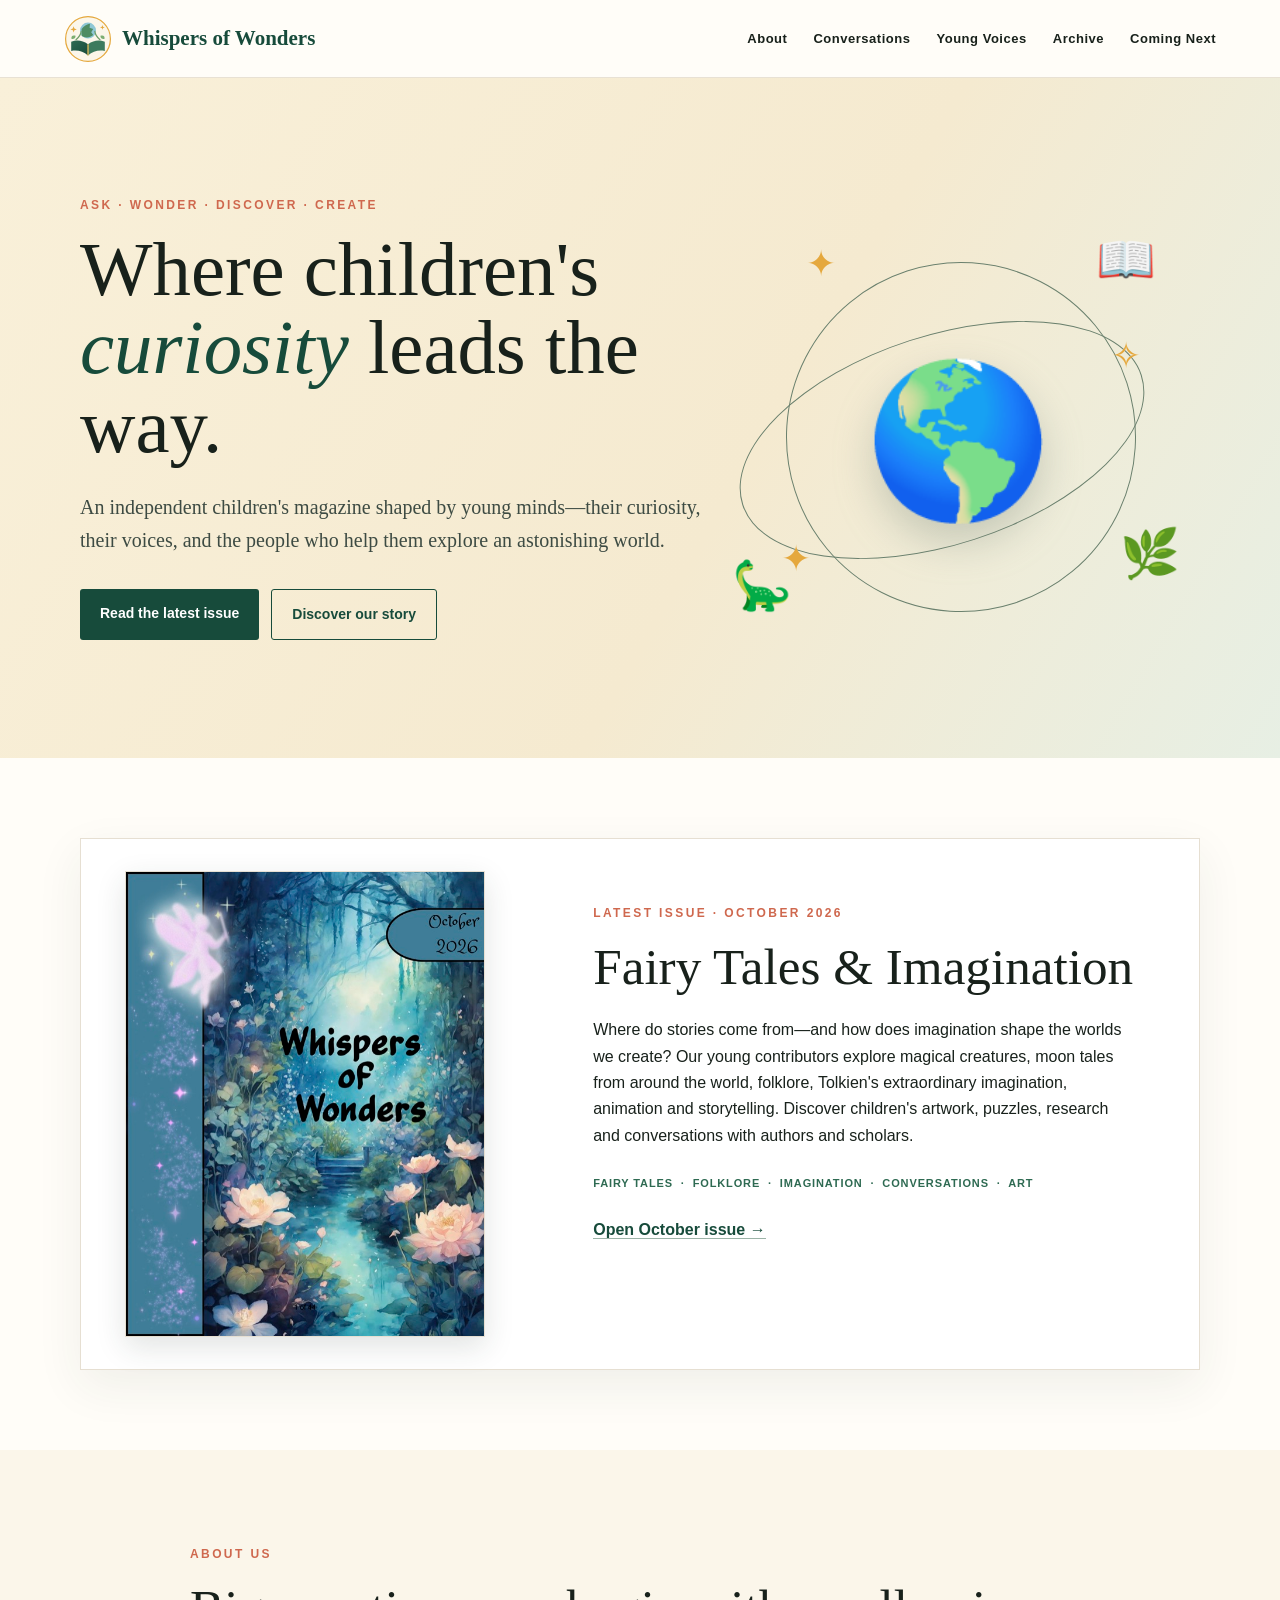
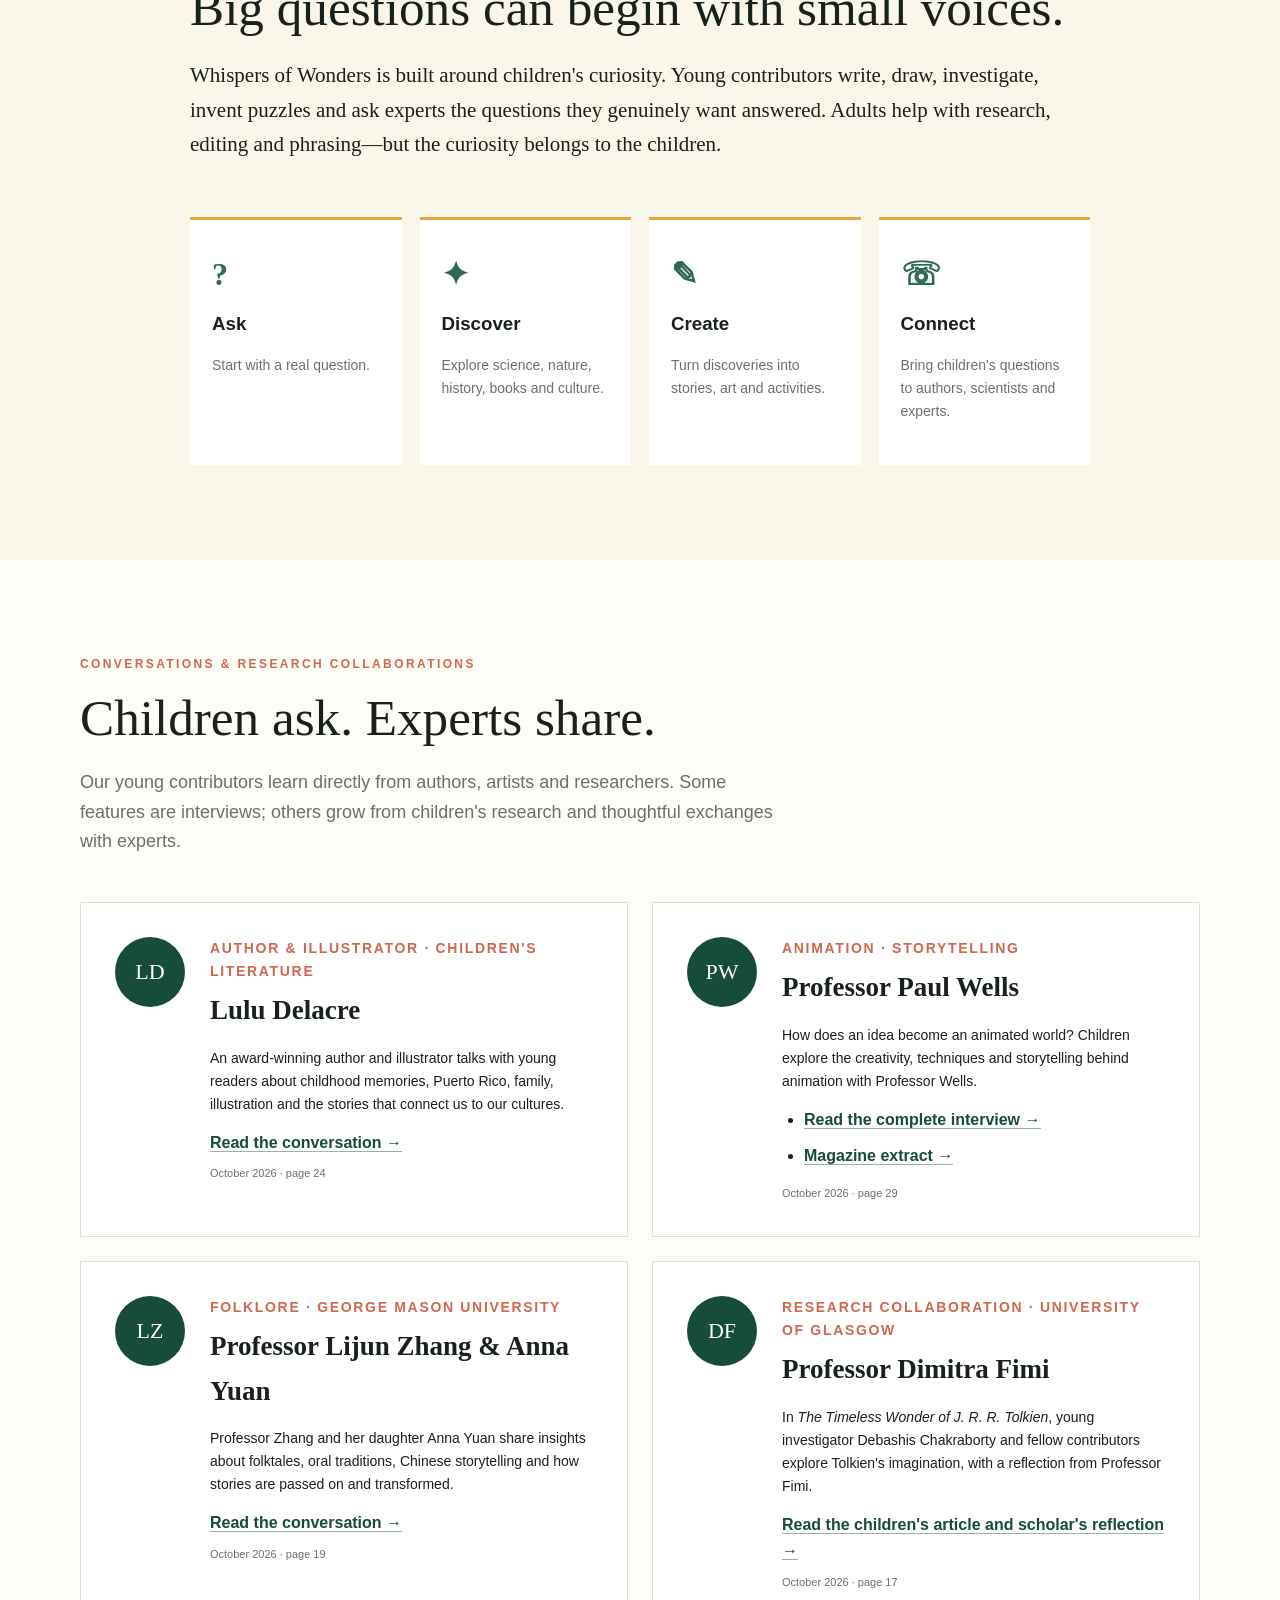
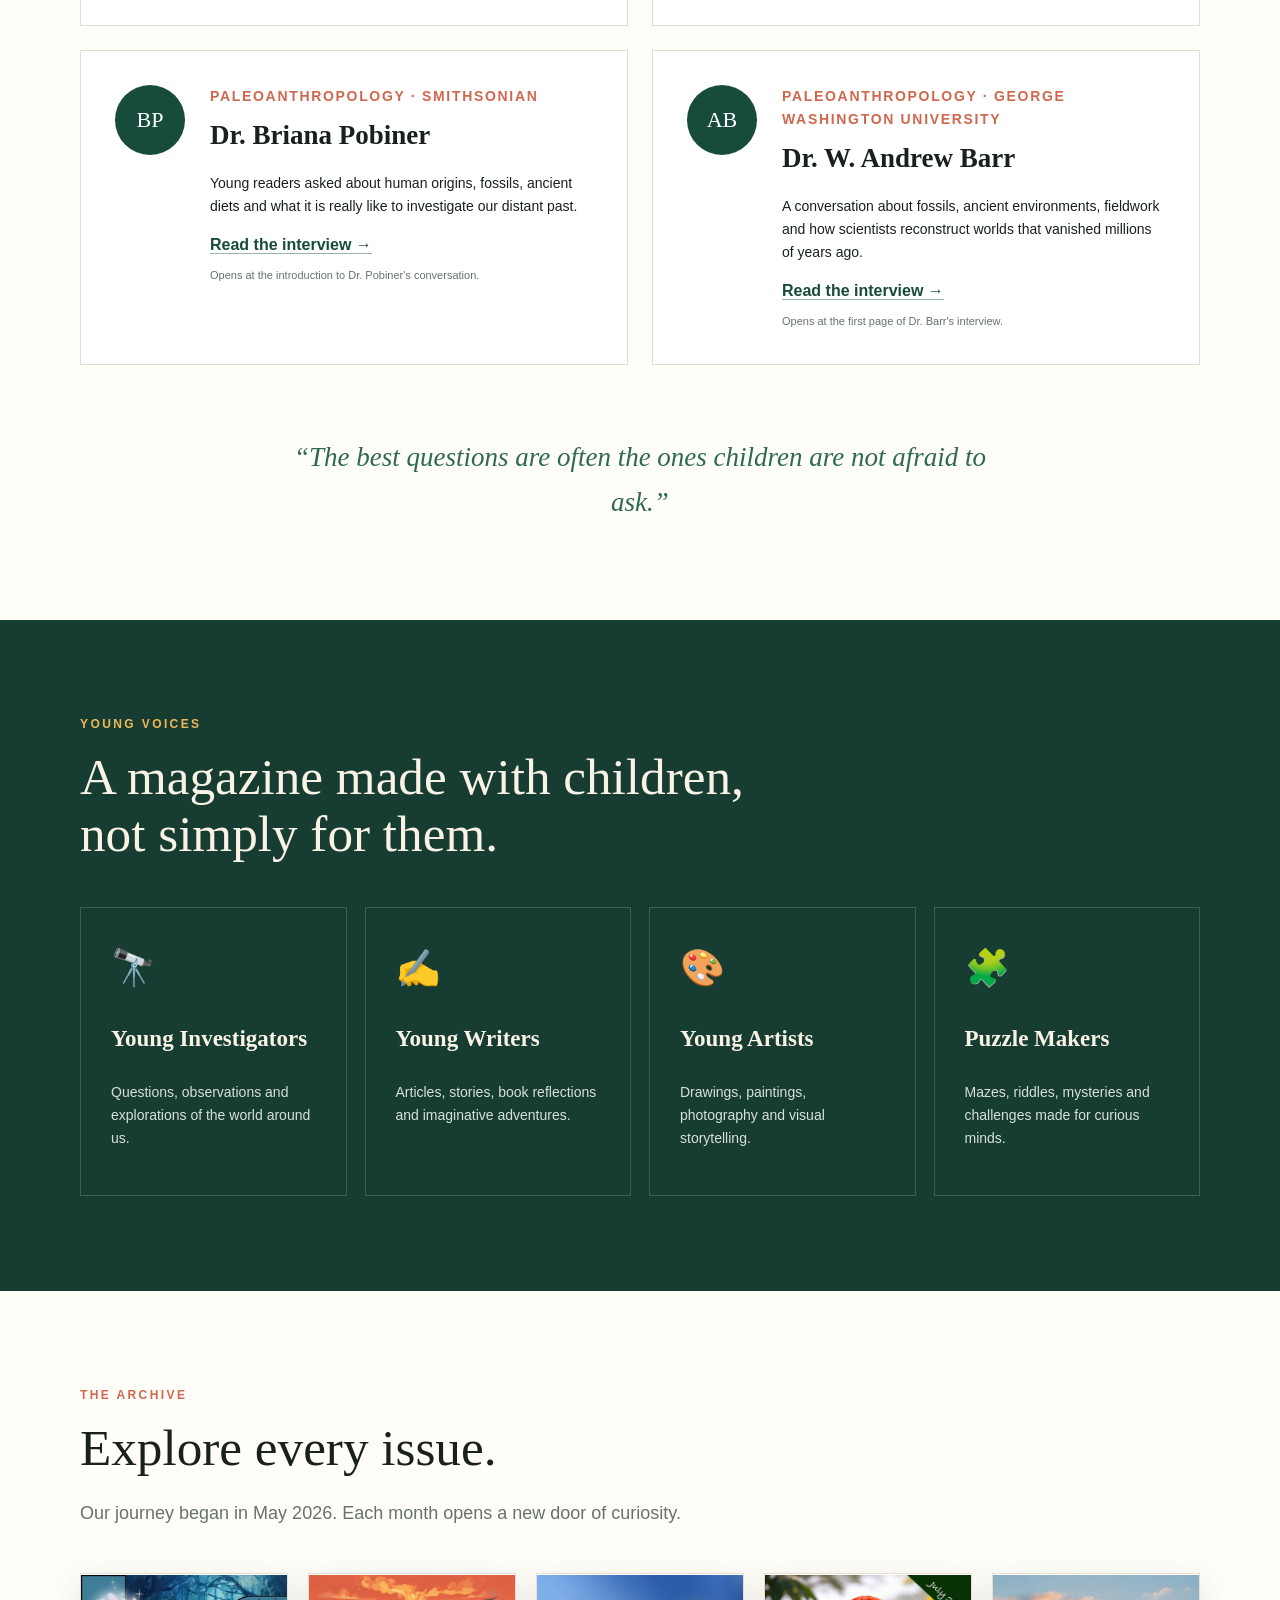
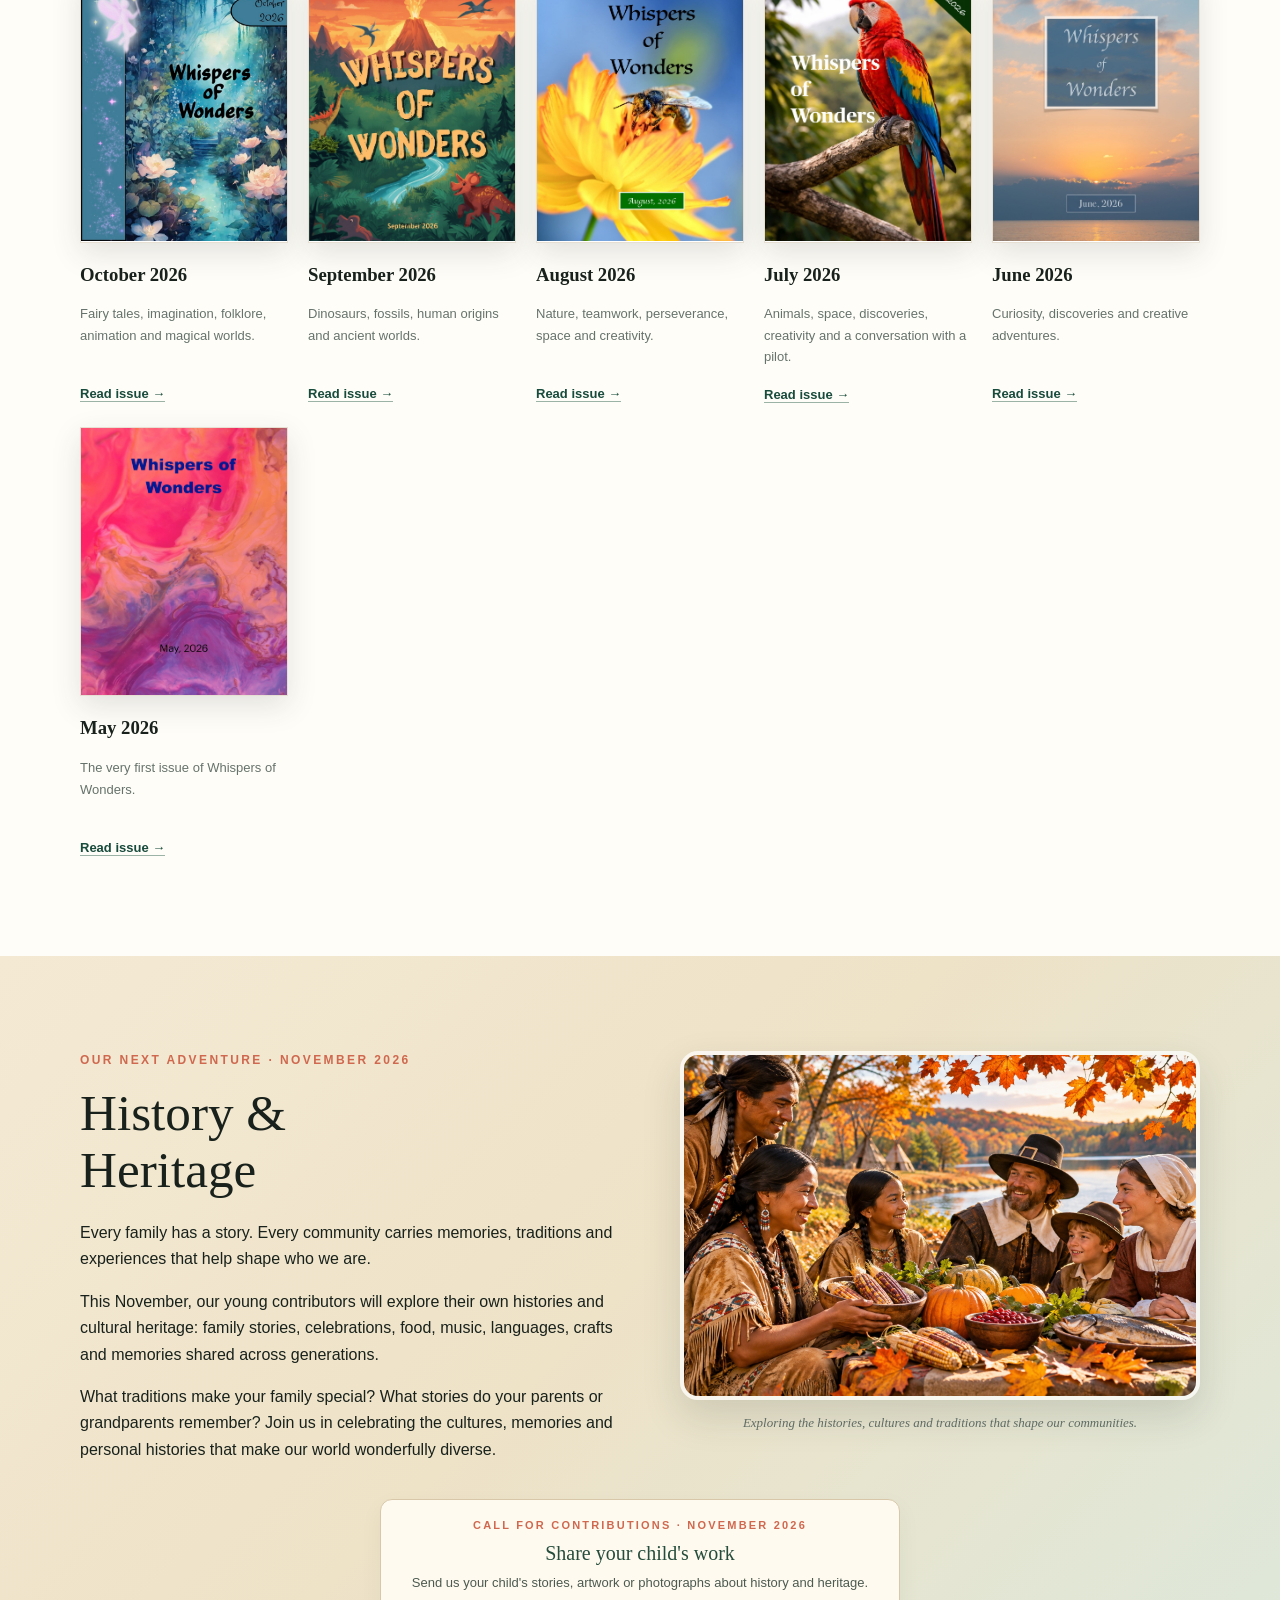
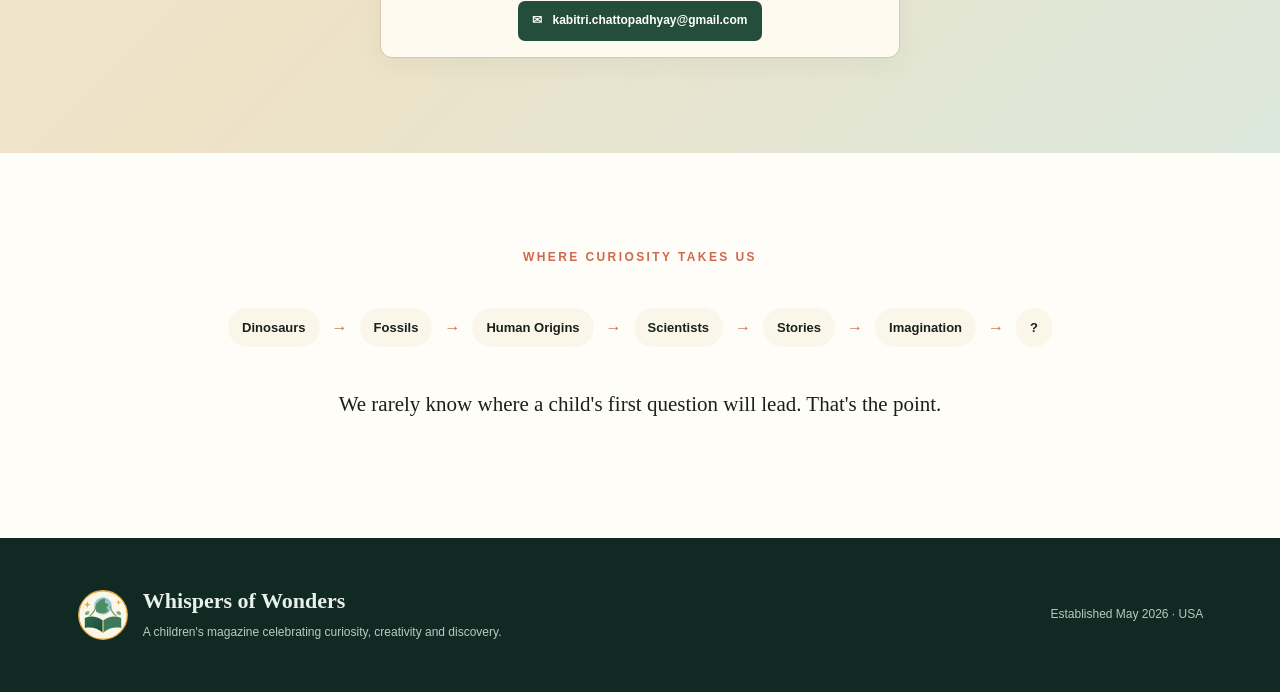
<file: index.html>
<!doctype html>
<html lang="en"><head><meta charset="utf-8"><meta name="viewport" content="width=device-width,initial-scale=1"><meta name="description" content="Whispers of Wonders — a children's magazine where curiosity leads the way."><title>Whispers of Wonders</title><link rel="stylesheet" href="css/style.css"></head><body>
<header class="site-header"><a class="brand" href="#home"><img src="images/logo.svg" alt="Whispers of Wonders logo"><span>Whispers of Wonders</span></a><button class="menu" aria-label="Open navigation" aria-expanded="false">☰</button><nav><a href="#about">About</a><a href="#conversations">Conversations</a><a href="#young-voices">Young Voices</a><a href="#archive">Archive</a><a href="#next">Coming Next</a></nav></header>
<main><section id="home" class="hero"><div class="hero-copy"><p class="eyebrow">ASK · WONDER · DISCOVER · CREATE</p><h1>Where children's<br><em>curiosity</em> leads the way.</h1><p class="lead">An independent children's magazine shaped by young minds—their curiosity, their voices, and the people who help them explore an astonishing world.</p><div class="actions"><a class="button primary" href="magazines/magazine_october_2026_web.pdf?v=20261104" target="_blank">Read the latest issue</a><a class="button secondary" href="#about">Discover our story</a></div></div><div class="hero-art" aria-label="Curiosity illustration"><div class="orbit o1"></div><div class="orbit o2"></div><span class="planet">🌎</span><span class="star s1">✦</span><span class="star s2">✧</span><span class="star s3">✦</span><span class="leaf">🌿</span><span class="book">📖</span><span class="dino">🦕</span></div></section>
<section class="latest wrap"><div class="issue-card featured"><a class="cover-frame latest-cover" href="magazines/magazine_october_2026_web.pdf?v=20261104" target="_blank" aria-label="Open October 2026 issue" style="position:relative"><img src="images/covers/october-2026.jpg" alt="Cover of the October 2026 issue of Whispers of Wonders" loading="lazy"></a><div class="issue-copy"><p class="eyebrow">LATEST ISSUE · OCTOBER 2026</p><h2>Fairy Tales &amp; Imagination</h2><p>Where do stories come from—and how does imagination shape the worlds we create? Our young contributors explore magical creatures, moon tales from around the world, folklore, Tolkien's extraordinary imagination, animation and storytelling. Discover children's artwork, puzzles, research and conversations with authors and scholars.</p><p class="tags">FAIRY TALES &nbsp;·&nbsp; FOLKLORE &nbsp;·&nbsp; IMAGINATION &nbsp;·&nbsp; CONVERSATIONS &nbsp;·&nbsp; ART</p><a class="text-link" href="magazines/magazine_october_2026_web.pdf?v=20261104" target="_blank">Open October issue →</a></div></div></section>
<section id="about" class="section soft"><div class="wrap narrow"><p class="eyebrow">ABOUT US</p><h2>Big questions can begin with small voices.</h2><p class="large">Whispers of Wonders is built around children's curiosity. Young contributors write, draw, investigate, invent puzzles and ask experts the questions they genuinely want answered. Adults help with research, editing and phrasing—but the curiosity belongs to the children.</p><div class="pillars"><article><b>?</b><h3>Ask</h3><p>Start with a real question.</p></article><article><b>✦</b><h3>Discover</h3><p>Explore science, nature, history, books and culture.</p></article><article><b>✎</b><h3>Create</h3><p>Turn discoveries into stories, art and activities.</p></article><article><b>☏</b><h3>Connect</h3><p>Bring children's questions to authors, scientists and experts.</p></article></div></div></section>
<section id="conversations" class="section wrap"><p class="eyebrow">CONVERSATIONS &amp; RESEARCH COLLABORATIONS</p><h2>Children ask. Experts share.</h2><p class="intro">Our young contributors learn directly from authors, artists and researchers. Some features are interviews; others grow from children's research and thoughtful exchanges with experts.</p><div class="conversation-grid"><article class="conversation"><div class="avatar">LD</div><div><p class="role">AUTHOR &amp; ILLUSTRATOR · CHILDREN'S LITERATURE</p><h3>Lulu Delacre</h3><p>An award-winning author and illustrator talks with young readers about childhood memories, Puerto Rico, family, illustration and the stories that connect us to our cultures.</p><a href="magazines/magazine_october_2026_web.pdf?v=20261104#page=24" target="_blank">Read the conversation →</a><small class="page-note">October 2026 · page 24</small></div></article><article class="conversation"><div class="avatar">PW</div><div><p class="role">ANIMATION · STORYTELLING</p><h3>Professor Paul Wells</h3><p>How does an idea become an animated world? Children explore the creativity, techniques and storytelling behind animation with Professor Wells.</p><ul class="wells-links" style="display:block;list-style:disc outside;padding-left:22px;margin:14px 0"><li style="display:list-item;margin:0 0 10px"><a href="professor-paul-wells-interview.html">Read the complete interview →</a></li><li style="display:list-item;margin:0"><a href="magazines/magazine_october_2026_web.pdf?v=20261104#page=29" target="_blank">Magazine extract →</a></li></ul><small class="page-note">October 2026 · page 29</small></div></article><article class="conversation"><div class="avatar">LZ</div><div><p class="role">FOLKLORE · GEORGE MASON UNIVERSITY</p><h3>Professor Lijun Zhang &amp; Anna Yuan</h3><p>Professor Zhang and her daughter Anna Yuan share insights about folktales, oral traditions, Chinese storytelling and how stories are passed on and transformed.</p><a href="magazines/magazine_october_2026_web.pdf?v=20261104#page=19" target="_blank">Read the conversation →</a><small class="page-note">October 2026 · page 19</small></div></article><article class="conversation"><div class="avatar">DF</div><div><p class="role">RESEARCH COLLABORATION · UNIVERSITY OF GLASGOW</p><h3>Professor Dimitra Fimi</h3><p>In <em>The Timeless Wonder of J. R. R. Tolkien</em>, young investigator Debashis Chakraborty and fellow contributors explore Tolkien's imagination, with a reflection from Professor Fimi.</p><a href="magazines/magazine_october_2026_web.pdf?v=20261104#page=17" target="_blank">Read the children's article and scholar's reflection →</a><small class="page-note">October 2026 · page 17</small></div></article><article class="conversation"><div class="avatar">BP</div><div><p class="role">PALEOANTHROPOLOGY · SMITHSONIAN</p><h3>Dr. Briana Pobiner</h3><p>Young readers asked about human origins, fossils, ancient diets and what it is really like to investigate our distant past.</p><a href="magazines/magazine_september_2026_web.pdf#page=16" target="_blank">Read the interview →</a><small class="page-note">Opens at the introduction to Dr. Pobiner's conversation.</small></div></article><article class="conversation"><div class="avatar">AB</div><div><p class="role">PALEOANTHROPOLOGY · GEORGE WASHINGTON UNIVERSITY</p><h3>Dr. W. Andrew Barr</h3><p>A conversation about fossils, ancient environments, fieldwork and how scientists reconstruct worlds that vanished millions of years ago.</p><a href="magazines/magazine_september_2026_web.pdf#page=12" target="_blank">Read the interview →</a><small class="page-note">Opens at the first page of Dr. Barr's interview.</small></div></article></div><blockquote>“The best questions are often the ones children are not afraid to ask.”</blockquote></section>
<section id="young-voices" class="section dark"><div class="wrap"><p class="eyebrow">YOUNG VOICES</p><h2>A magazine made with children,<br>not simply for them.</h2><div class="voice-grid"><article><span>🔭</span><h3>Young Investigators</h3><p>Questions, observations and explorations of the world around us.</p></article><article><span>✍️</span><h3>Young Writers</h3><p>Articles, stories, book reflections and imaginative adventures.</p></article><article><span>🎨</span><h3>Young Artists</h3><p>Drawings, paintings, photography and visual storytelling.</p></article><article><span>🧩</span><h3>Puzzle Makers</h3><p>Mazes, riddles, mysteries and challenges made for curious minds.</p></article></div></div></section>
<section id="archive" class="section wrap"><p class="eyebrow">THE ARCHIVE</p><h2>Explore every issue.</h2><p class="intro">Our journey began in May 2026. Each month opens a new door of curiosity.</p><div class="archive-grid"><article class="archive-card"><a class="cover-frame archive-cover" href="magazines/magazine_october_2026_web.pdf?v=20261104" target="_blank" aria-label="Open October 2026 issue"><img src="images/covers/october-2026.jpg" alt="Cover of the October 2026 issue of Whispers of Wonders" loading="lazy"></a><h3>October 2026</h3><p>Fairy tales, imagination, folklore, animation and magical worlds.</p><a href="magazines/magazine_october_2026_web.pdf?v=20261104" target="_blank">Read issue →</a></article>

<article class="archive-card"><a class="cover-frame archive-cover" href="magazines/magazine_september_2026_web.pdf" target="_blank"><img src="images/covers/september-2026.jpg" alt="Cover of the September 2026 issue of Whispers of Wonders" loading="lazy"></a><h3>September 2026</h3><p>Dinosaurs, fossils, human origins and ancient worlds.</p><a href="magazines/magazine_september_2026_web.pdf" target="_blank">Read issue →</a></article>
<article class="archive-card"><a class="cover-frame archive-cover" href="magazines/magazine_august_2026_web.pdf" target="_blank"><img src="images/covers/august-2026.jpg" alt="Cover of the August 2026 issue of Whispers of Wonders" loading="lazy"></a><h3>August 2026</h3><p>Nature, teamwork, perseverance, space and creativity.</p><a href="magazines/magazine_august_2026_web.pdf" target="_blank">Read issue →</a></article>
<article class="archive-card"><a class="cover-frame archive-cover" href="magazines/magazine_july_2026_web.pdf" target="_blank"><img src="images/covers/july-2026.jpg" alt="Cover of the July 2026 issue of Whispers of Wonders" loading="lazy"></a><h3>July 2026</h3><p>Animals, space, discoveries, creativity and a conversation with a pilot.</p><a href="magazines/magazine_july_2026_web.pdf" target="_blank">Read issue →</a></article>
<article class="archive-card"><a class="cover-frame archive-cover" href="magazines/magazine_june_2026_web.pdf" target="_blank"><img src="images/covers/june-2026.jpg" alt="Cover of the June 2026 issue of Whispers of Wonders" loading="lazy"></a><h3>June 2026</h3><p>Curiosity, discoveries and creative adventures.</p><a href="magazines/magazine_june_2026_web.pdf" target="_blank">Read issue →</a></article>
<article class="archive-card"><a class="cover-frame archive-cover" href="magazines/magazine_may_2026_web.pdf" target="_blank"><img src="images/covers/may-2026.jpg" alt="Cover of the May 2026 issue of Whispers of Wonders" loading="lazy"></a><h3>May 2026</h3><p>The very first issue of Whispers of Wonders.</p><a href="magazines/magazine_may_2026_web.pdf" target="_blank">Read issue →</a></article></div></section>
<section id="next" class="section next"><div class="wrap next-inner"><div class="next-copy"><p class="eyebrow">OUR NEXT ADVENTURE · NOVEMBER 2026</p><h2>History &amp;<br>Heritage</h2><p>Every family has a story. Every community carries memories, traditions and experiences that help shape who we are.</p><p>This November, our young contributors will explore their own histories and cultural heritage: family stories, celebrations, food, music, languages, crafts and memories shared across generations.</p><p>What traditions make your family special? What stories do your parents or grandparents remember? Join us in celebrating the cultures, memories and personal histories that make our world wonderfully diverse.</p></div><figure class="next-art"><img src="images/november-2026-history-heritage.png" alt="Autumn harvest gathering depicting Indigenous people and early European settlers sharing food, for the November History and Heritage theme" loading="lazy"><figcaption>Exploring the histories, cultures and traditions that shape our communities.</figcaption></figure></div><div class="submission-panel"><div class="submission-details"><p class="eyebrow">CALL FOR CONTRIBUTIONS · NOVEMBER 2026</p><h3>Share your child's work</h3><p>Send us your child's stories, artwork or photographs about history and heritage.</p></div><a class="submission-email" href="mailto:kabitri.chattopadhyay@gmail.com?subject=Whispers%20of%20Wonders%20-%20November%20Submission">✉ &nbsp; kabitri.chattopadhyay@gmail.com</a></div></div></section><section class="section wrap curiosity"><p class="eyebrow">WHERE CURIOSITY TAKES US</p><div class="trail"><span>Dinosaurs</span><i>→</i><span>Fossils</span><i>→</i><span>Human Origins</span><i>→</i><span>Scientists</span><i>→</i><span>Stories</span><i>→</i><span>Imagination</span><i>→</i><span>?</span></div><p class="large">We rarely know where a child's first question will lead. That's the point.</p></section></main><footer><div class="footer-brand"><img src="images/logo.svg" alt=""><div><strong>Whispers of Wonders</strong><p>A children's magazine celebrating curiosity, creativity and discovery.</p></div></div><p>Established May 2026 · USA</p></footer><script src="js/main.js"></script></body></html>
</file>
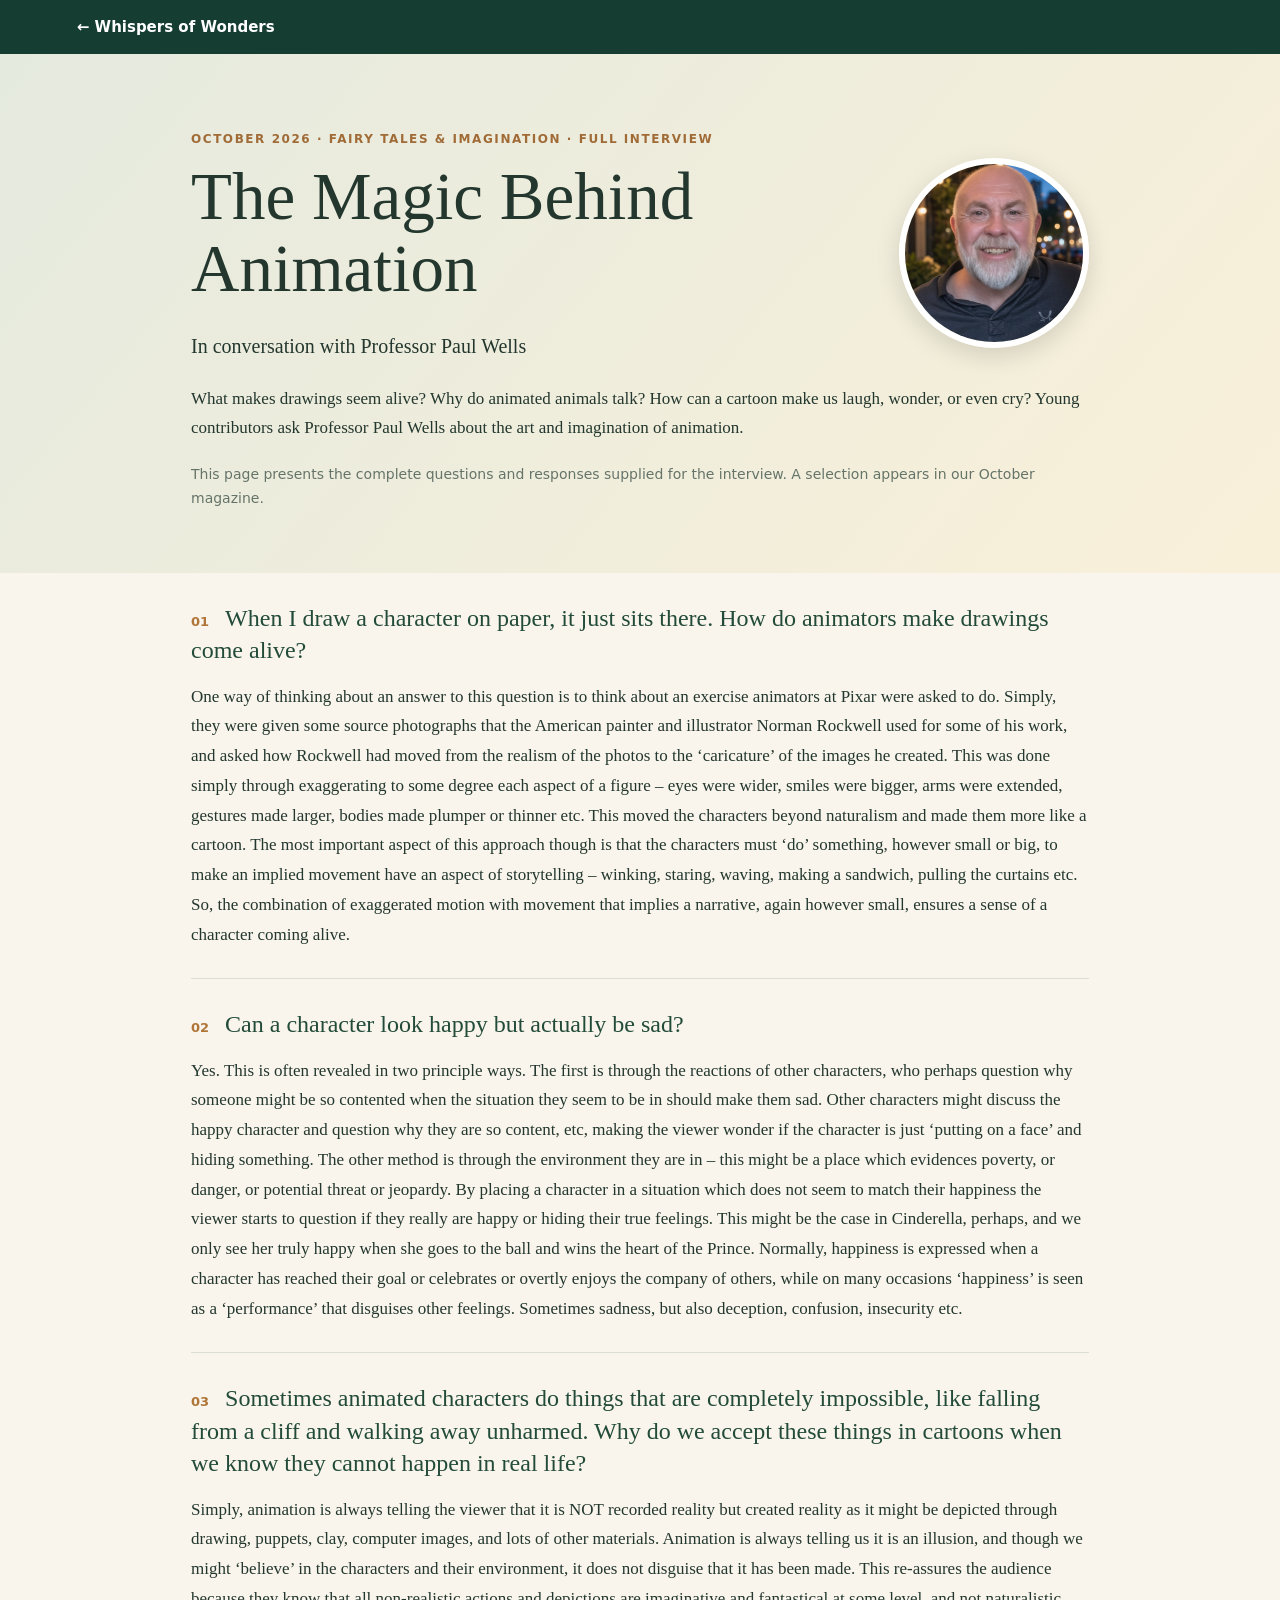
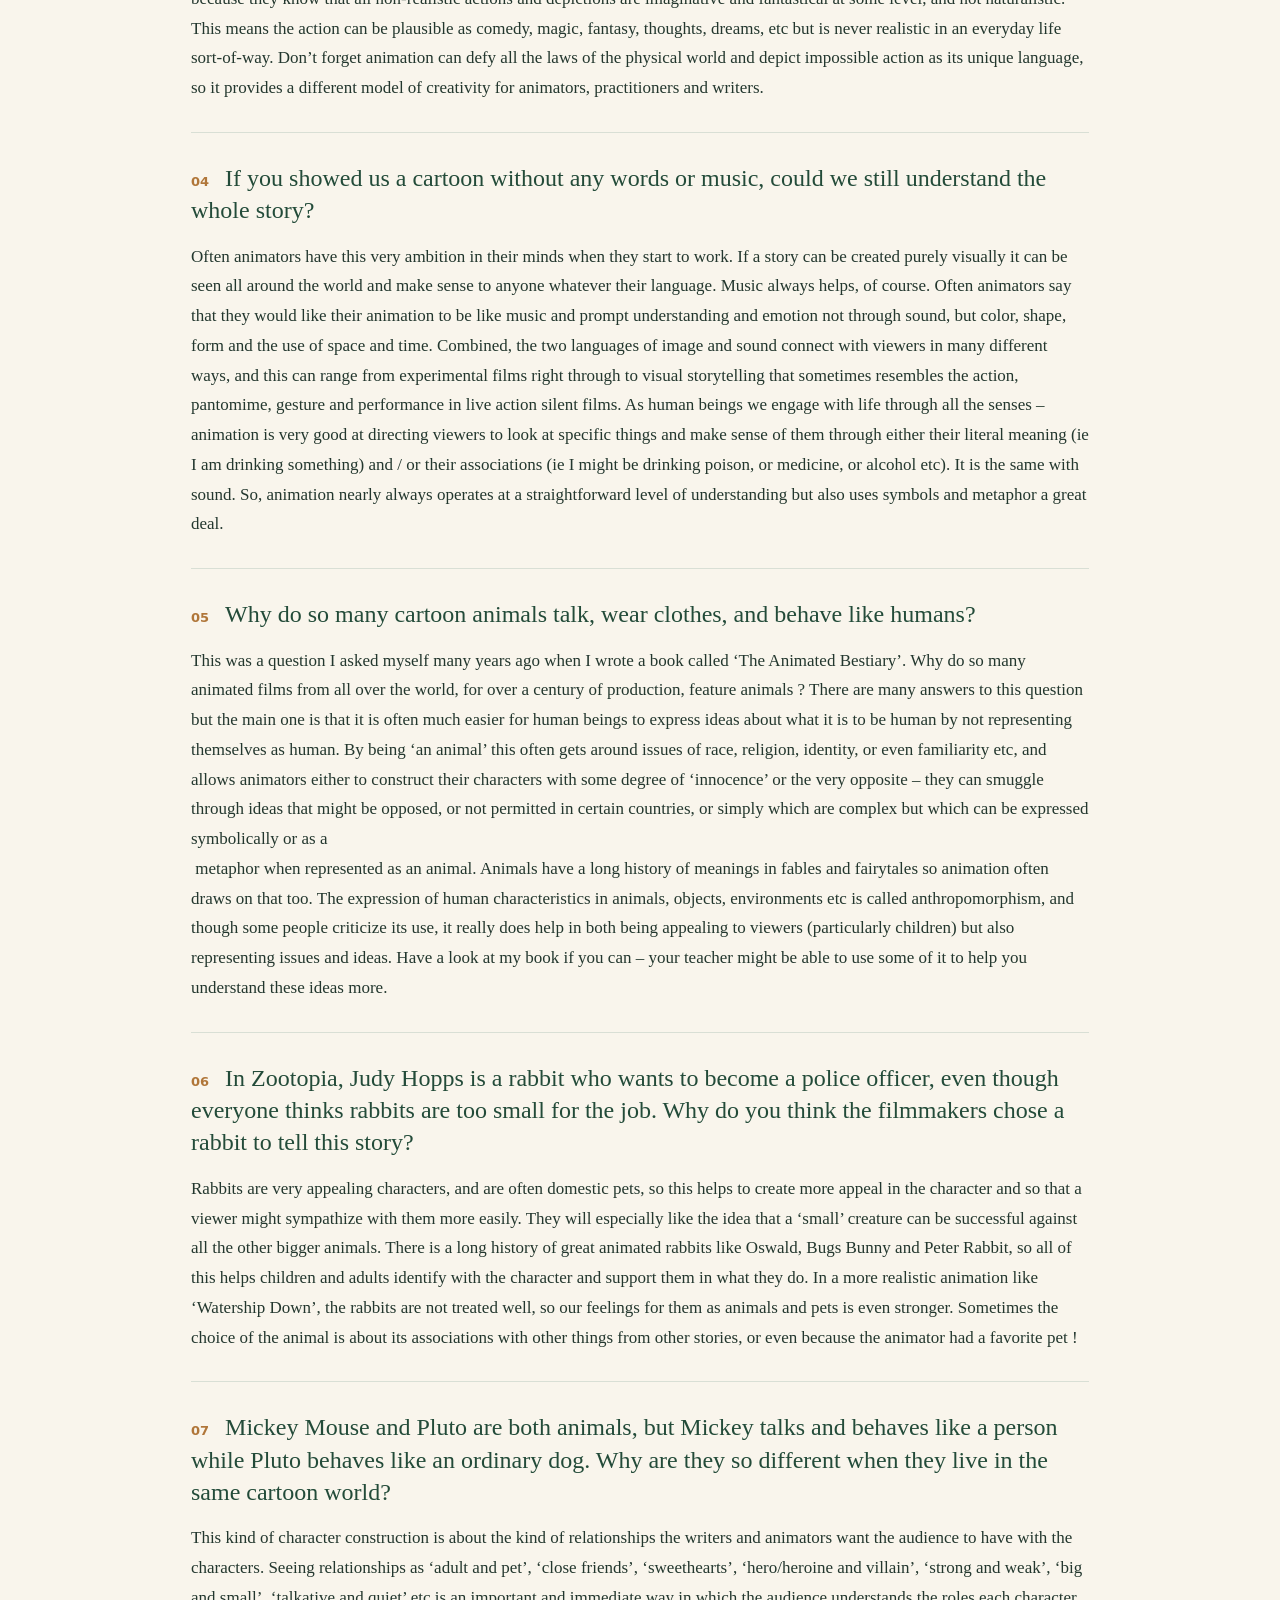
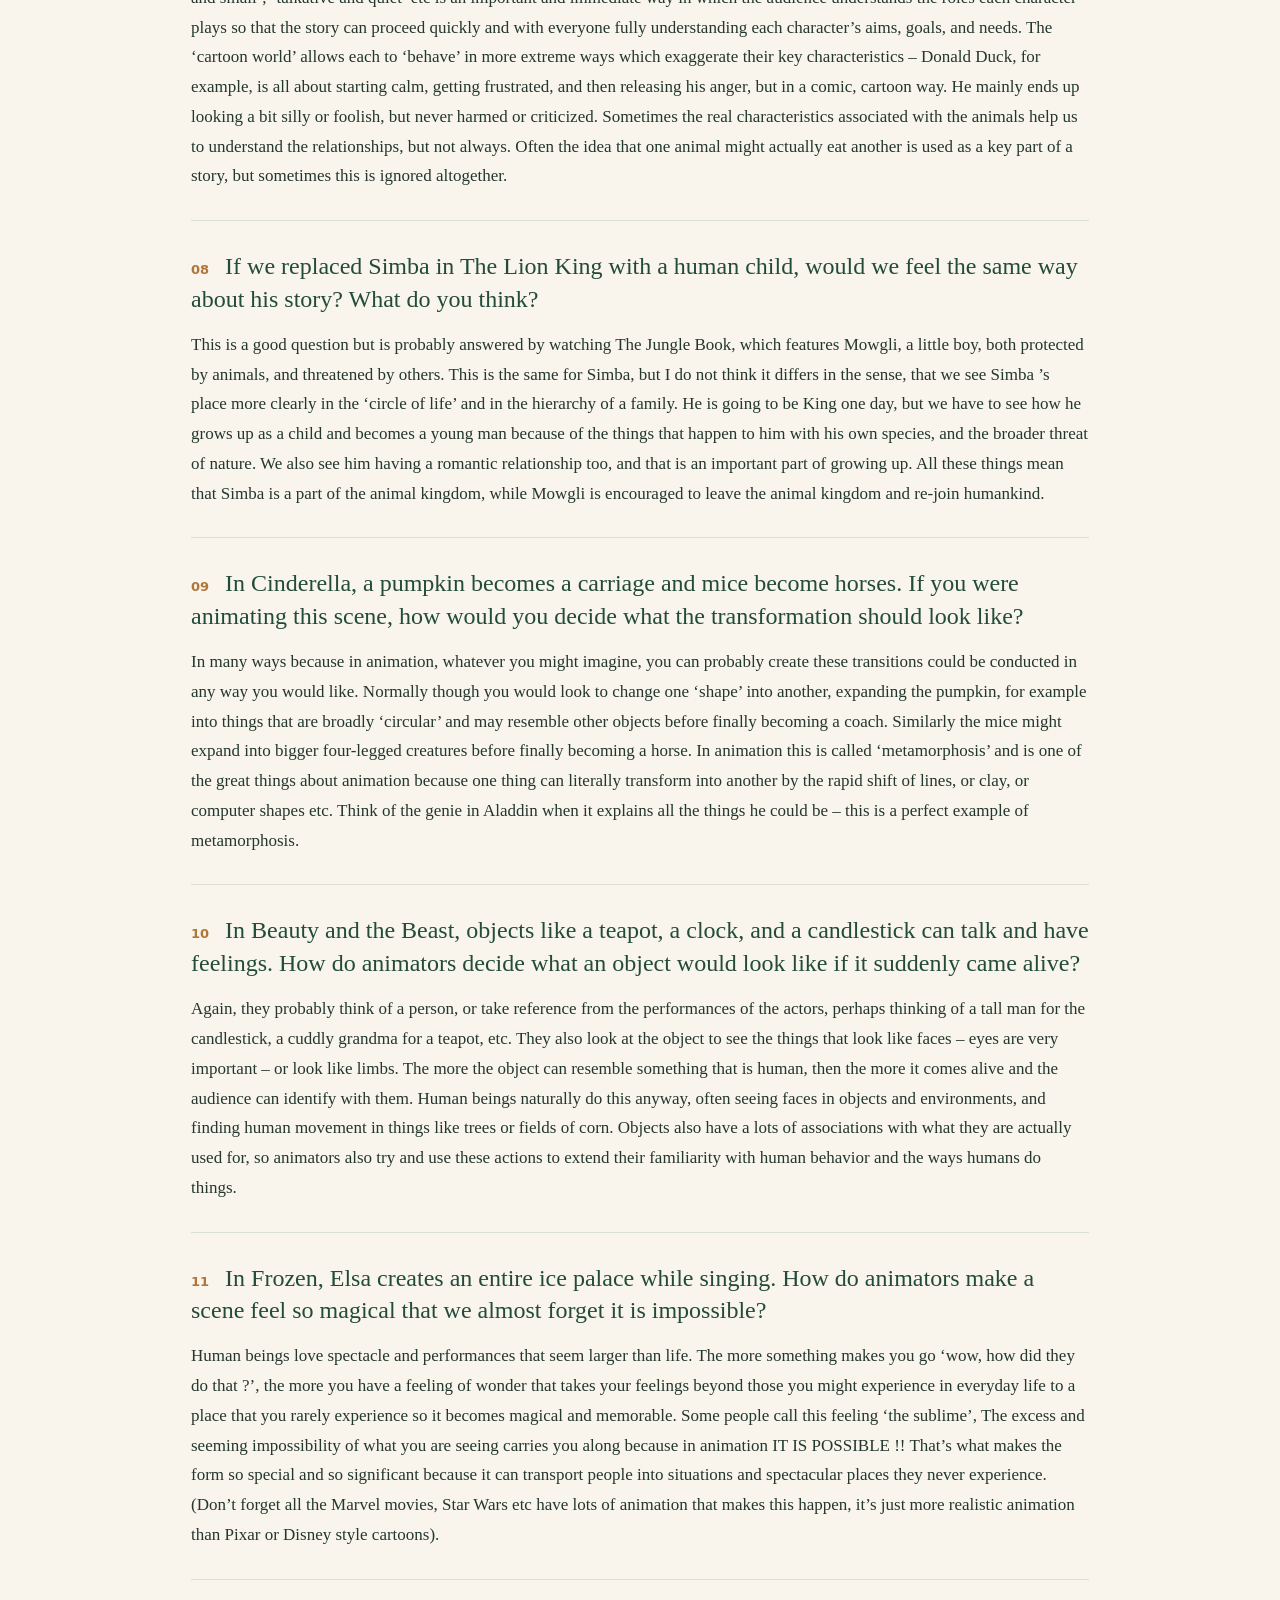
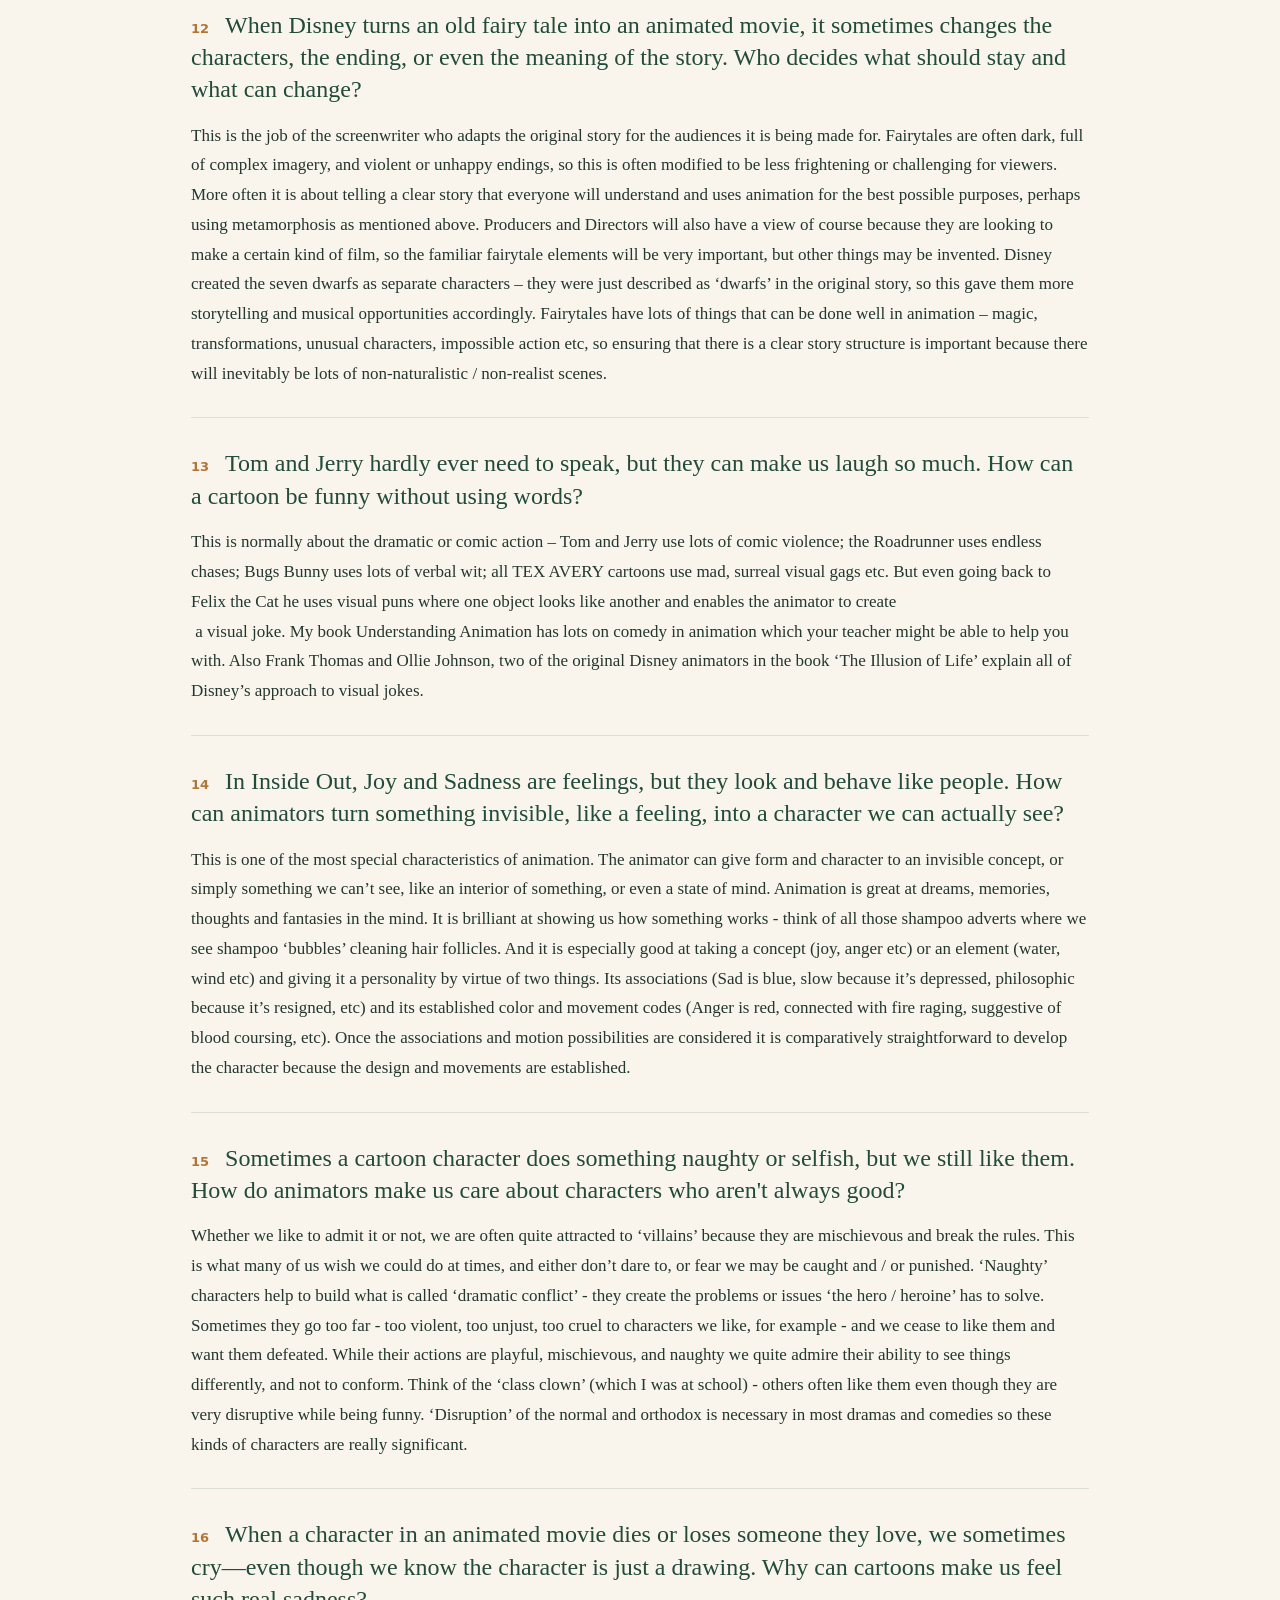
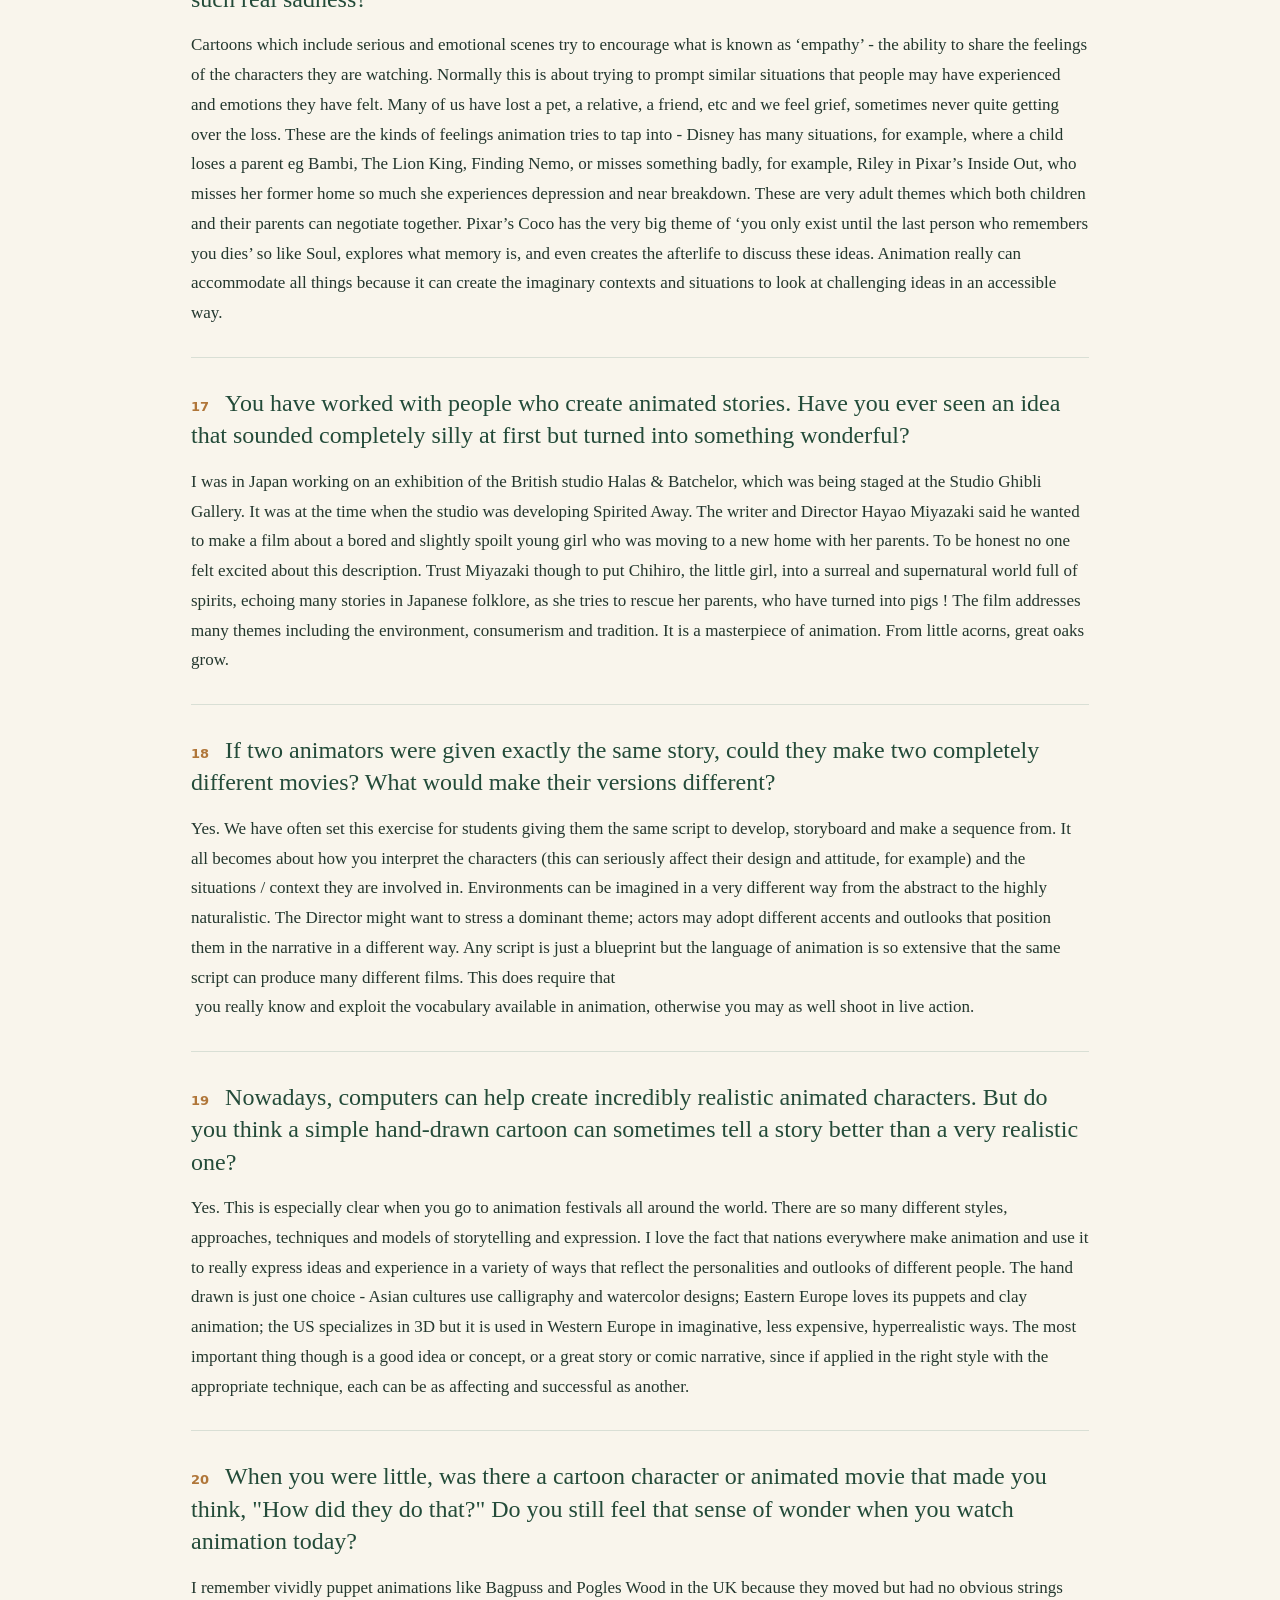
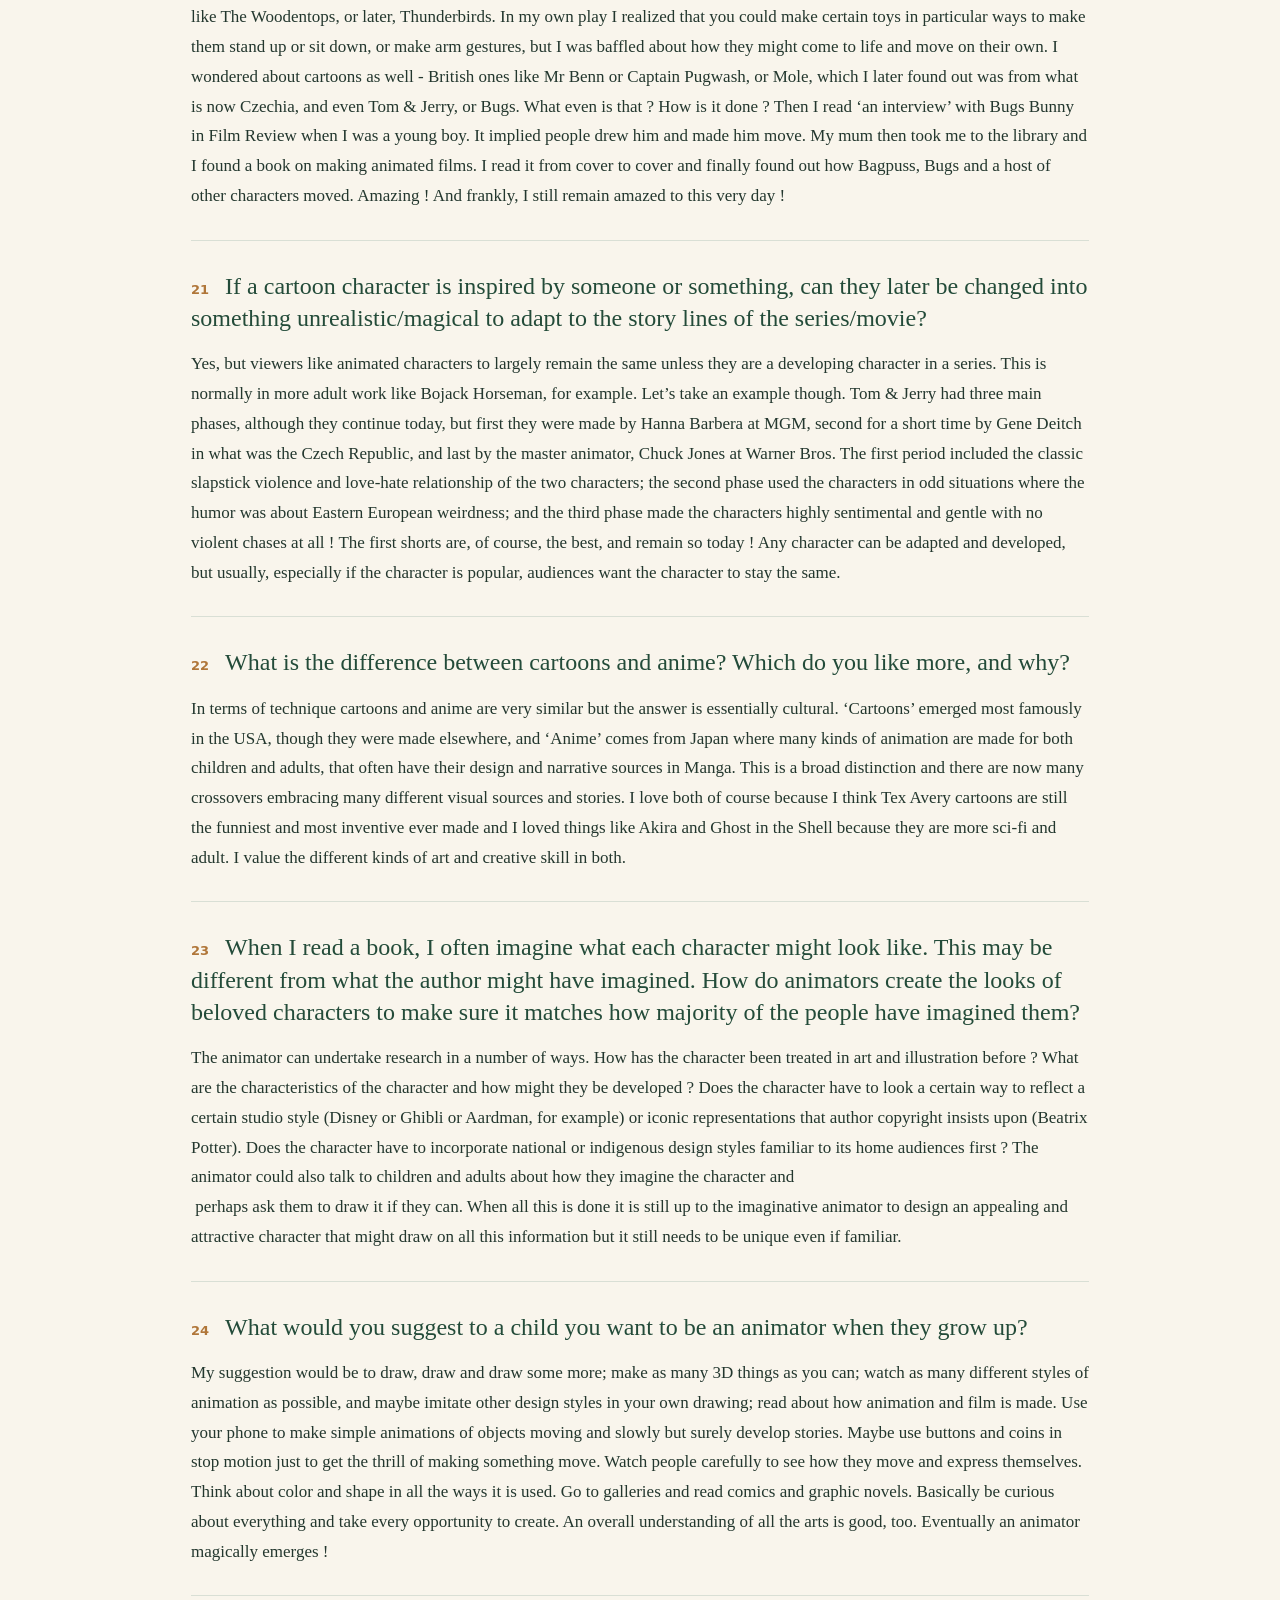
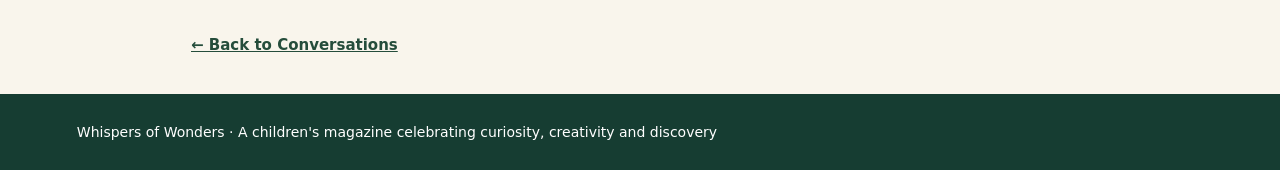
<file: professor-paul-wells-interview.html>
<!doctype html><html lang="en"><head><meta charset="utf-8"><meta name="viewport" content="width=device-width,initial-scale=1"><title>The Magic Behind Animation | Professor Paul Wells | Whispers of Wonders</title><meta name="description" content="The complete children's interview with Professor Paul Wells about animation, imagination, characters and storytelling."><style>:root{--green:#254d3b;--cream:#f9f5ec;--gold:#b98a43}*{box-sizing:border-box}body{margin:0;background:var(--cream);color:#23372e;font:17px/1.75 Georgia,serif}header{background:#163d32;color:white;padding:18px 6%;font:600 15px system-ui,sans-serif}header a{color:white;text-decoration:none}.wrap{max-width:950px;margin:auto;padding:0 26px}.hero{background:linear-gradient(130deg,#e5eadf,#f9f0d9);padding:66px 0 48px}.eyebrow{font:700 12px system-ui,sans-serif;letter-spacing:.13em;color:#a06b36;text-transform:uppercase}h1{font-size:clamp(38px,6vw,67px);line-height:1.08;font-weight:normal;margin:14px 0 24px}.intro{max-width:730px;font-size:20px}.photo{width:190px;height:190px;border-radius:50%;object-fit:cover;object-position:center 22%;float:right;margin:0 0 20px 30px;border:6px solid white;box-shadow:0 8px 25px #0002}.qa{padding:29px 0;border-bottom:1px solid #d9dfd5}.qa h2{font-size:24px;line-height:1.35;font-weight:normal;color:#234b39;margin:0 0 15px}.qa p{margin:0;white-space:pre-wrap}.num{display:inline-block;color:#b07639;font:700 13px system-ui,sans-serif;margin-right:16px}.note{font:14px/1.7 system-ui,sans-serif;color:#657469;margin-top:20px}.back{display:inline-block;margin:40px 0;color:#254d3b;font:700 15px system-ui,sans-serif}footer{background:#163d32;color:white;padding:30px 6%;font:14px system-ui,sans-serif}@media(max-width:600px){.photo{width:120px;height:120px;margin-left:15px}body{font-size:16px}.qa h2{font-size:21px}}</style></head><body><header><a href="index.html">← Whispers of Wonders</a></header><div class="hero"><div class="wrap"><p class="eyebrow">October 2026 · Fairy Tales &amp; Imagination · Full interview</p><img class="photo" src="images/professor-paul-wells.jpg" alt="Portrait of Professor Paul Wells"><h1>The Magic Behind Animation</h1><p class="intro">In conversation with Professor Paul Wells</p><p>What makes drawings seem alive? Why do animated animals talk? How can a cartoon make us laugh, wonder, or even cry? Young contributors ask Professor Paul Wells about the art and imagination of animation.</p><p class="note">This page presents the complete questions and responses supplied for the interview. A selection appears in our October magazine.</p></div></div><main class="wrap"><section class="qa"><h2><span class="num">01</span>When I draw a character on paper, it just sits there. How do animators make drawings come alive?</h2><p>One way of thinking about an answer to this question is to think about an exercise animators at Pixar were asked to do. Simply, they were given some source photographs that the American painter and illustrator Norman Rockwell used for some of his work, and asked how Rockwell had moved from the realism of the photos to the ‘caricature’ of the images he created. This was done simply through exaggerating to some degree each aspect of a figure – eyes were wider, smiles were bigger, arms were extended, gestures made larger, bodies made plumper or thinner etc. This moved the characters beyond naturalism and made them more like a cartoon. The most important aspect of this approach though is that the characters must ‘do’ something, however small or big, to make an implied movement have an aspect of storytelling – winking, staring, waving, making a sandwich, pulling the curtains etc. So, the combination of exaggerated motion with movement that implies a narrative, again however small, ensures a sense of a character coming alive.</p></section>
<section class="qa"><h2><span class="num">02</span>Can a character look happy but actually be sad?</h2><p>Yes. This is often revealed in two principle ways. The first is through the reactions of other characters, who perhaps question why someone might be so contented when the situation they seem to be in should make them sad. Other characters might discuss the happy character and question why they are so content, etc, making the viewer wonder if the character is just ‘putting on a face’ and hiding something. The other method is through the environment they are in – this might be a place which evidences poverty, or danger, or potential threat or jeopardy. By placing a character in a situation which does not seem to match their happiness the viewer starts to question if they really are happy or hiding their true feelings. This might be the case in Cinderella, perhaps, and we only see her truly happy when she goes to the ball and wins the heart of the Prince. Normally, happiness is expressed when a character has reached their goal or celebrates or overtly enjoys the company of others, while on many occasions ‘happiness’ is seen as a ‘performance’ that disguises other feelings. Sometimes sadness, but also deception, confusion, insecurity etc.</p></section>
<section class="qa"><h2><span class="num">03</span>Sometimes animated characters do things that are completely impossible, like falling from a cliff and walking away unharmed. Why do we accept these things in cartoons when we know they cannot happen in real life?</h2><p>Simply, animation is always telling the viewer that it is NOT recorded reality but created reality as it might be depicted through drawing, puppets, clay, computer images, and lots of other materials. Animation is always telling us it is an illusion, and though we might ‘believe’ in the characters and their environment, it does not disguise that it has been made. This re-assures the audience because they know that all non-realistic actions and depictions are imaginative and fantastical at some level, and not naturalistic. This means the action can be plausible as comedy, magic, fantasy, thoughts, dreams, etc but is never realistic in an everyday life sort-of-way. Don’t forget animation can defy all the laws of the physical world and depict impossible action as its unique language, so it provides a different model of creativity for animators, practitioners and writers.</p></section>
<section class="qa"><h2><span class="num">04</span>If you showed us a cartoon without any words or music, could we still understand the whole story?</h2><p>Often animators have this very ambition in their minds when they start to work. If a story can be created purely visually it can be seen all around the world and make sense to anyone whatever their language. Music always helps, of course. Often animators say that they would like their animation to be like music and prompt understanding and emotion not through sound, but color, shape, form and the use of space and time. Combined, the two languages of image and sound connect with viewers in many different ways, and this can range from experimental films right through to visual storytelling that sometimes resembles the action, pantomime, gesture and performance in live action silent films. As human beings we engage with life through all the senses – animation is very good at directing viewers to look at specific things and make sense of them through either their literal meaning (ie I am drinking something) and / or their associations (ie I might be drinking poison, or medicine, or alcohol etc). It is the same with sound. So, animation nearly always operates at a straightforward level of understanding but also uses symbols and metaphor a great deal.</p></section>
<section class="qa"><h2><span class="num">05</span>Why do so many cartoon animals talk, wear clothes, and behave like humans?</h2><p>This was a question I asked myself many years ago when I wrote a book called ‘The Animated Bestiary’. Why do so many animated films from all over the world, for over a century of production, feature animals ? There are many answers to this question but the main one is that it is often much easier for human beings to express ideas about what it is to be human by not representing themselves as human. By being ‘an animal’ this often gets around issues of race, religion, identity, or even familiarity etc, and allows animators either to construct their characters with some degree of ‘innocence’ or the very opposite – they can smuggle through ideas that might be opposed, or not permitted in certain countries, or simply which are complex but which can be expressed symbolically or as a
 metaphor when represented as an animal. Animals have a long history of meanings in fables and fairytales so animation often draws on that too. The expression of human characteristics in animals, objects, environments etc is called anthropomorphism, and though some people criticize its use, it really does help in both being appealing to viewers (particularly children) but also representing issues and ideas. Have a look at my book if you can – your teacher might be able to use some of it to help you understand these ideas more.</p></section>
<section class="qa"><h2><span class="num">06</span>In Zootopia, Judy Hopps is a rabbit who wants to become a police officer, even though everyone thinks rabbits are too small for the job. Why do you think the filmmakers chose a rabbit to tell this story?</h2><p>Rabbits are very appealing characters, and are often domestic pets, so this helps to create more appeal in the character and so that a viewer might sympathize with them more easily. They will especially like the idea that a ‘small’ creature can be successful against all the other bigger animals. There is a long history of great animated rabbits like Oswald, Bugs Bunny and Peter Rabbit, so all of this helps children and adults identify with the character and support them in what they do. In a more realistic animation like ‘Watership Down’, the rabbits are not treated well, so our feelings for them as animals and pets is even stronger. Sometimes the choice of the animal is about its associations with other things from other stories, or even because the animator had a favorite pet !</p></section>
<section class="qa"><h2><span class="num">07</span>Mickey Mouse and Pluto are both animals, but Mickey talks and behaves like a person while Pluto behaves like an ordinary dog. Why are they so different when they live in the same cartoon world?</h2><p>This kind of character construction is about the kind of relationships the writers and animators want the audience to have with the characters. Seeing relationships as ‘adult and pet’, ‘close friends’, ‘sweethearts’, ‘hero/heroine and villain’, ‘strong and weak’, ‘big and small’, ‘talkative and quiet’ etc is an important and immediate way in which the audience understands the roles each character plays so that the story can proceed quickly and with everyone fully understanding each character’s aims, goals, and needs. The ‘cartoon world’ allows each to ‘behave’ in more extreme ways which exaggerate their key characteristics – Donald Duck, for example, is all about starting calm, getting frustrated, and then releasing his anger, but in a comic, cartoon way. He mainly ends up looking a bit silly or foolish, but never harmed or criticized. Sometimes the real characteristics associated with the animals help us to understand the relationships, but not always. Often the idea that one animal might actually eat another is used as a key part of a story, but sometimes this is ignored altogether.</p></section>
<section class="qa"><h2><span class="num">08</span>If we replaced Simba in The Lion King with a human child, would we feel the same way about his story? What do you think?</h2><p>This is a good question but is probably answered by watching The Jungle Book, which features Mowgli, a little boy, both protected by animals, and threatened by others. This is the same for Simba, but I do not think it differs in the sense, that we see Simba ’s place more clearly in the ‘circle of life’ and in the hierarchy of a family. He is going to be King one day, but we have to see how he grows up as a child and becomes a young man because of the things that happen to him with his own species, and the broader threat of nature. We also see him having a romantic relationship too, and that is an important part of growing up. All these things mean that Simba is a part of the animal kingdom, while Mowgli is encouraged to leave the animal kingdom and re-join humankind.</p></section>
<section class="qa"><h2><span class="num">09</span>In Cinderella, a pumpkin becomes a carriage and mice become horses. If you were animating this scene, how would you decide what the transformation should look like?</h2><p>In many ways because in animation, whatever you might imagine, you can probably create these transitions could be conducted in any way you would like. Normally though you would look to change one ‘shape’ into another, expanding the pumpkin, for example into things that are broadly ‘circular’ and may resemble other objects before finally becoming a coach. Similarly the mice might expand into bigger four-legged creatures before finally becoming a horse. In animation this is called ‘metamorphosis’ and is one of the great things about animation because one thing can literally transform into another by the rapid shift of lines, or clay, or computer shapes etc. Think of the genie in Aladdin when it explains all the things he could be – this is a perfect example of metamorphosis.</p></section>
<section class="qa"><h2><span class="num">10</span>In Beauty and the Beast, objects like a teapot, a clock, and a candlestick can talk and have feelings. How do animators decide what an object would look like if it suddenly came alive?</h2><p>Again, they probably think of a person, or take reference from the performances of the actors, perhaps thinking of a tall man for the candlestick, a cuddly grandma for a teapot, etc. They also look at the object to see the things that look like faces – eyes are very important – or look like limbs. The more the object can resemble something that is human, then the more it comes alive and the audience can identify with them. Human beings naturally do this anyway, often seeing faces in objects and environments, and finding human movement in things like trees or fields of corn. Objects also have a lots of associations with what they are actually used for, so animators also try and use these actions to extend their familiarity with human behavior and the ways humans do things.</p></section>
<section class="qa"><h2><span class="num">11</span>In Frozen, Elsa creates an entire ice palace while singing. How do animators make a scene feel so magical that we almost forget it is impossible?</h2><p>Human beings love spectacle and performances that seem larger than life. The more something makes you go ‘wow, how did they do that ?’, the more you have a feeling of wonder that takes your feelings beyond those you might experience in everyday life to a place that you rarely experience so it becomes magical and memorable. Some people call this feeling ‘the sublime’, The excess and seeming impossibility of what you are seeing carries you along because in animation IT IS POSSIBLE !! That’s what makes the form so special and so significant because it can transport people into situations and spectacular places they never experience. (Don’t forget all the Marvel movies, Star Wars etc have lots of animation that makes this happen, it’s just more realistic animation than Pixar or Disney style cartoons).</p></section>
<section class="qa"><h2><span class="num">12</span>When Disney turns an old fairy tale into an animated movie, it sometimes changes the characters, the ending, or even the meaning of the story. Who decides what should stay and what can change?</h2><p>This is the job of the screenwriter who adapts the original story for the audiences it is being made for. Fairytales are often dark, full of complex imagery, and violent or unhappy endings, so this is often modified to be less frightening or challenging for viewers. More often it is about telling a clear story that everyone will understand and uses animation for the best possible purposes, perhaps using metamorphosis as mentioned above. Producers and Directors will also have a view of course because they are looking to make a certain kind of film, so the familiar fairytale elements will be very important, but other things may be invented. Disney created the seven dwarfs as separate characters – they were just described as ‘dwarfs’ in the original story, so this gave them more storytelling and musical opportunities accordingly. Fairytales have lots of things that can be done well in animation – magic, transformations, unusual characters, impossible action etc, so ensuring that there is a clear story structure is important because there will inevitably be lots of non-naturalistic / non-realist scenes.</p></section>
<section class="qa"><h2><span class="num">13</span>Tom and Jerry hardly ever need to speak, but they can make us laugh so much. How can a cartoon be funny without using words?</h2><p>This is normally about the dramatic or comic action – Tom and Jerry use lots of comic violence; the Roadrunner uses endless chases; Bugs Bunny uses lots of verbal wit; all TEX AVERY cartoons use mad, surreal visual gags etc. But even going back to Felix the Cat he uses visual puns where one object looks like another and enables the animator to create
 a visual joke. My book Understanding Animation has lots on comedy in animation which your teacher might be able to help you with. Also Frank Thomas and Ollie Johnson, two of the original Disney animators in the book ‘The Illusion of Life’ explain all of Disney’s approach to visual jokes.</p></section>
<section class="qa"><h2><span class="num">14</span>In Inside Out, Joy and Sadness are feelings, but they look and behave like people. How can animators turn something invisible, like a feeling, into a character we can actually see?</h2><p>This is one of the most special characteristics of animation. The animator can give form and character to an invisible concept, or simply something we can’t see, like an interior of something, or even a state of mind. Animation is great at dreams, memories, thoughts and fantasies in the mind. It is brilliant at showing us how something works - think of all those shampoo adverts where we see shampoo ‘bubbles’ cleaning hair follicles. And it is especially good at taking a concept (joy, anger etc) or an element (water, wind etc) and giving it a personality by virtue of two things. Its associations (Sad is blue, slow because it’s depressed, philosophic because it’s resigned, etc) and its established color and movement codes (Anger is red, connected with fire raging, suggestive of blood coursing, etc). Once the associations and motion possibilities are considered it is comparatively straightforward to develop the character because the design and movements are established.</p></section>
<section class="qa"><h2><span class="num">15</span>Sometimes a cartoon character does something naughty or selfish, but we still like them. How do animators make us care about characters who aren't always good?</h2><p>Whether we like to admit it or not, we are often quite attracted to ‘villains’ because they are mischievous and break the rules. This is what many of us wish we could do at times, and either don’t dare to, or fear we may be caught and / or punished. ‘Naughty’ characters help to build what is called ‘dramatic conflict’ - they create the problems or issues ‘the hero / heroine’ has to solve. Sometimes they go too far - too violent, too unjust, too cruel to characters we like, for example - and we cease to like them and want them defeated. While their actions are playful, mischievous, and naughty we quite admire their ability to see things differently, and not to conform. Think of the ‘class clown’ (which I was at school) - others often like them even though they are very disruptive while being funny. ‘Disruption’ of the normal and orthodox is necessary in most dramas and comedies so these kinds of characters are really significant.</p></section>
<section class="qa"><h2><span class="num">16</span>When a character in an animated movie dies or loses someone they love, we sometimes cry—even though we know the character is just a drawing. Why can cartoons make us feel such real sadness?</h2><p>Cartoons which include serious and emotional scenes try to encourage what is known as ‘empathy’ - the ability to share the feelings of the characters they are watching. Normally this is about trying to prompt similar situations that people may have experienced and emotions they have felt. Many of us have lost a pet, a relative, a friend, etc and we feel grief, sometimes never quite getting over the loss. These are the kinds of feelings animation tries to tap into - Disney has many situations, for example, where a child loses a parent eg Bambi, The Lion King, Finding Nemo, or misses something badly, for example, Riley in Pixar’s Inside Out, who misses her former home so much she experiences depression and near breakdown. These are very adult themes which both children and their parents can negotiate together. Pixar’s Coco has the very big theme of ‘you only exist until the last person who remembers you dies’ so like Soul, explores what memory is, and even creates the afterlife to discuss these ideas. Animation really can accommodate all things because it can create the imaginary contexts and situations to look at challenging ideas in an accessible way.</p></section>
<section class="qa"><h2><span class="num">17</span>You have worked with people who create animated stories. Have you ever seen an idea that sounded completely silly at first but turned into something wonderful?</h2><p>I was in Japan working on an exhibition of the British studio Halas &amp; Batchelor, which was being staged at the Studio Ghibli Gallery. It was at the time when the studio was developing Spirited Away. The writer and Director Hayao Miyazaki said he wanted to make a film about a bored and slightly spoilt young girl who was moving to a new home with her parents. To be honest no one felt excited about this description. Trust Miyazaki though to put Chihiro, the little girl, into a surreal and supernatural world full of spirits, echoing many stories in Japanese folklore, as she tries to rescue her parents, who have turned into pigs ! The film addresses many themes including the environment, consumerism and tradition. It is a masterpiece of animation. From little acorns, great oaks grow.</p></section>
<section class="qa"><h2><span class="num">18</span>If two animators were given exactly the same story, could they make two completely different movies? What would make their versions different?</h2><p>Yes. We have often set this exercise for students giving them the same script to develop, storyboard and make a sequence from. It all becomes about how you interpret the characters (this can seriously affect their design and attitude, for example) and the situations / context they are involved in. Environments can be imagined in a very different way from the abstract to the highly naturalistic. The Director might want to stress a dominant theme; actors may adopt different accents and outlooks that position them in the narrative in a different way. Any script is just a blueprint but the language of animation is so extensive that the same script can produce many different films. This does require that
 you really know and exploit the vocabulary available in animation, otherwise you may as well shoot in live action.</p></section>
<section class="qa"><h2><span class="num">19</span>Nowadays, computers can help create incredibly realistic animated characters. But do you think a simple hand-drawn cartoon can sometimes tell a story better than a very realistic one?</h2><p>Yes. This is especially clear when you go to animation festivals all around the world. There are so many different styles, approaches, techniques and models of storytelling and expression. I love the fact that nations everywhere make animation and use it to really express ideas and experience in a variety of ways that reflect the personalities and outlooks of different people. The hand drawn is just one choice - Asian cultures use calligraphy and watercolor designs; Eastern Europe loves its puppets and clay animation; the US specializes in 3D but it is used in Western Europe in imaginative, less expensive, hyperrealistic ways. The most important thing though is a good idea or concept, or a great story or comic narrative, since if applied in the right style with the appropriate technique, each can be as affecting and successful as another.</p></section>
<section class="qa"><h2><span class="num">20</span>When you were little, was there a cartoon character or animated movie that made you think, "How did they do that?" Do you still feel that sense of wonder when you watch animation today?</h2><p>I remember vividly puppet animations like Bagpuss and Pogles Wood in the UK because they moved but had no obvious strings like The Woodentops, or later, Thunderbirds. In my own play I realized that you could make certain toys in particular ways to make them stand up or sit down, or make arm gestures, but I was baffled about how they might come to life and move on their own. I wondered about cartoons as well - British ones like Mr Benn or Captain Pugwash, or Mole, which I later found out was from what is now Czechia, and even Tom &amp; Jerry, or Bugs. What even is that ? How is it done ? Then I read ‘an interview’ with Bugs Bunny in Film Review when I was a young boy. It implied people drew him and made him move. My mum then took me to the library and I found a book on making animated films. I read it from cover to cover and finally found out how Bagpuss, Bugs and a host of other characters moved. Amazing ! And frankly, I still remain amazed to this very day !</p></section>
<section class="qa"><h2><span class="num">21</span>If a cartoon character is inspired by someone or something, can they later be changed into something unrealistic/magical to adapt to the story lines of the series/movie?</h2><p>Yes, but viewers like animated characters to largely remain the same unless they are a developing character in a series. This is normally in more adult work like Bojack Horseman, for example. Let’s take an example though. Tom &amp; Jerry had three main phases, although they continue today, but first they were made by Hanna Barbera at MGM, second for a short time by Gene Deitch in what was the Czech Republic, and last by the master animator, Chuck Jones at Warner Bros. The first period included the classic slapstick violence and love-hate relationship of the two characters; the second phase used the characters in odd situations where the humor was about Eastern European weirdness; and the third phase made the characters highly sentimental and gentle with no violent chases at all ! The first shorts are, of course, the best, and remain so today ! Any character can be adapted and developed, but usually, especially if the character is popular, audiences want the character to stay the same.</p></section>
<section class="qa"><h2><span class="num">22</span>What is the difference between cartoons and anime? Which do you like more, and why?</h2><p>In terms of technique cartoons and anime are very similar but the answer is essentially cultural. ‘Cartoons’ emerged most famously in the USA, though they were made elsewhere, and ‘Anime’ comes from Japan where many kinds of animation are made for both children and adults, that often have their design and narrative sources in Manga. This is a broad distinction and there are now many crossovers embracing many different visual sources and stories. I love both of course because I think Tex Avery cartoons are still the funniest and most inventive ever made and I loved things like Akira and Ghost in the Shell because they are more sci-fi and adult. I value the different kinds of art and creative skill in both.</p></section>
<section class="qa"><h2><span class="num">23</span>When I read a book, I often imagine what each character might look like. This may be different from what the author might have imagined. How do animators create the looks of beloved characters to make sure it matches how majority of the people have imagined them?</h2><p>The animator can undertake research in a number of ways. How has the character been treated in art and illustration before ? What are the characteristics of the character and how might they be developed ? Does the character have to look a certain way to reflect a certain studio style (Disney or Ghibli or Aardman, for example) or iconic representations that author copyright insists upon (Beatrix Potter). Does the character have to incorporate national or indigenous design styles familiar to its home audiences first ? The animator could also talk to children and adults about how they imagine the character and
 perhaps ask them to draw it if they can. When all this is done it is still up to the imaginative animator to design an appealing and attractive character that might draw on all this information but it still needs to be unique even if familiar.</p></section>
<section class="qa"><h2><span class="num">24</span>What would you suggest to a child you want to be an animator when they grow up?</h2><p>My suggestion would be to draw, draw and draw some more; make as many 3D things as you can; watch as many different styles of animation as possible, and maybe imitate other design styles in your own drawing; read about how animation and film is made. Use your phone to make simple animations of objects moving and slowly but surely develop stories. Maybe use buttons and coins in stop motion just to get the thrill of making something move. Watch people carefully to see how they move and express themselves. Think about color and shape in all the ways it is used. Go to galleries and read comics and graphic novels. Basically be curious about everything and take every opportunity to create. An overall understanding of all the arts is good, too. Eventually an animator magically emerges !</p></section><a class="back" href="index.html#conversations">← Back to Conversations</a></main><footer>Whispers of Wonders · A children's magazine celebrating curiosity, creativity and discovery</footer></body></html>
</file>
<file: css/style.css>
:root{--ink:#18211b;--forest:#174b3b;--green:#2e6a52;--cream:#fbf6ea;--paper:#fffdf8;--gold:#e5a83d;--coral:#cf684e;--muted:#66736c}*{box-sizing:border-box}html{scroll-behavior:smooth}body{margin:0;color:var(--ink);background:var(--paper);font-family:Arial,Helvetica,sans-serif;line-height:1.65}.wrap{width:min(1120px,90%);margin:auto}.narrow{width:min(900px,90%);margin:auto}.site-header{height:78px;padding:0 5%;display:flex;align-items:center;justify-content:space-between;position:sticky;top:0;z-index:20;background:rgba(255,253,248,.95);backdrop-filter:blur(12px);border-bottom:1px solid #e8e1d4}.brand{font-family:Georgia,serif;font-size:21px;font-weight:bold;text-decoration:none;color:var(--forest);display:flex;align-items:center;gap:10px}.brand img{width:48px;height:48px}.spark{color:var(--gold)}nav{display:flex;gap:26px}nav a{font-size:13px;font-weight:bold;letter-spacing:.04em;text-decoration:none;color:var(--ink)}nav a:hover{color:var(--green)}.menu{display:none;border:0;background:none;font-size:25px}.hero{min-height:680px;display:grid;grid-template-columns:1.12fr .88fr;align-items:center;padding:70px max(5%,calc((100% - 1120px)/2));background:linear-gradient(120deg,#f9f0d9 0%,#f5ead0 58%,#e7efe4 100%);overflow:hidden}.hero-copy{position:relative;z-index:2}.eyebrow{font-size:12px;letter-spacing:.2em;font-weight:800;color:var(--coral);margin:0 0 15px}.hero h1{font-family:Georgia,serif;font-size:clamp(48px,6vw,82px);line-height:1.02;margin:0 0 25px;font-weight:500}.hero h1 em{color:var(--forest)}.lead{font-family:Georgia,serif;font-size:20px;max-width:650px;color:#3d4b43}.actions{display:flex;gap:12px;margin-top:32px;flex-wrap:wrap}.button{display:inline-block;padding:13px 20px;border-radius:3px;text-decoration:none;font-weight:bold;font-size:14px}.primary{background:var(--forest);color:white}.secondary{border:1px solid var(--forest);color:var(--forest)}.hero-art{height:460px;position:relative}.planet{font-size:150px;position:absolute;left:32%;top:28%;filter:drop-shadow(0 18px 20px #73847755)}.orbit{position:absolute;border:1px solid #6b816e;border-radius:50%;transform:rotate(-18deg)}.o1{width:420px;height:210px;left:5%;top:32%}.o2{width:350px;height:350px;left:16%;top:16%}.star{position:absolute;color:var(--gold);font-size:36px}.s1{top:10%;left:20%}.s2{right:12%;top:30%}.s3{bottom:13%;left:15%}.leaf,.book,.dino{position:absolute;font-size:48px}.leaf{right:4%;bottom:12%}.book{right:9%;top:7%}.dino{left:5%;bottom:5%}.latest{padding:80px 0}.issue-card{display:grid;grid-template-columns:.8fr 1.2fr;background:white;border:1px solid #e6dfd2;box-shadow:0 16px 45px #273c2e12}.cover-frame{display:block;overflow:hidden;background:#fff;box-shadow:0 10px 28px #26372c22;border:1px solid #e6dfd2}.cover-frame img{display:block;width:100%;height:100%;object-fit:contain;background:#fff}.latest-cover{width:min(360px,100%);aspect-ratio:8.5/11;align-self:center;justify-self:center;margin:32px}.issue-copy{padding:65px}.issue-copy h2,.section h2{font-family:Georgia,serif;font-weight:500;font-size:clamp(35px,4vw,54px);line-height:1.1;margin:0 0 22px}.issue-copy p{max-width:620px}.tags{font-size:11px;font-weight:bold;letter-spacing:.08em;color:var(--green);margin:25px 0}.text-link,.conversation a,.archive-card>a:last-child{color:var(--forest);font-weight:bold;text-decoration:none;border-bottom:1px solid #9bb3a7}.section{padding:95px 0}.soft{background:var(--cream)}.large{font-family:Georgia,serif;font-size:21px}.pillars{display:grid;grid-template-columns:repeat(4,1fr);gap:18px;margin-top:55px}.pillars article{background:white;padding:28px 22px;border-top:3px solid var(--gold)}.pillars b{font-family:Georgia,serif;font-size:32px;color:var(--green)}.pillars h3{margin:8px 0 4px}.pillars p{font-size:14px;color:var(--muted)}.intro{max-width:700px;font-size:18px;color:var(--muted)}.conversation-grid{display:grid;grid-template-columns:1fr 1fr;gap:24px;margin-top:45px}.conversation{display:flex;gap:25px;border:1px solid #e2ddd2;padding:34px;background:white}.avatar{width:70px;height:70px;flex:0 0 70px;border-radius:50%;background:var(--forest);color:white;display:grid;place-items:center;font-family:Georgia,serif;font-size:22px}.role{font-size:10px;font-weight:bold;letter-spacing:.12em;color:var(--coral);margin:0}.conversation h3{font-family:Georgia,serif;font-size:27px;margin:5px 0 8px}.conversation p{font-size:14px}.page-note{display:block;color:var(--muted);font-size:11px;margin-top:8px}blockquote{font-family:Georgia,serif;font-size:27px;text-align:center;font-style:italic;color:var(--green);margin:70px auto 0;max-width:700px}.dark{background:#173d32;color:#f9f3e6}.dark .eyebrow{color:#efb758}.voice-grid{display:grid;grid-template-columns:repeat(4,1fr);gap:18px;margin-top:45px}.voice-grid article{border:1px solid #ffffff2b;padding:30px}.voice-grid span{font-size:36px}.voice-grid h3{font-family:Georgia,serif;font-size:23px}.voice-grid p{color:#d7e1dc;font-size:14px}.archive-grid{display:grid;grid-template-columns:repeat(5,1fr);gap:20px;margin-top:45px}.archive-card{min-width:0}.archive-cover{width:100%;aspect-ratio:8.5/11;transition:.25s}.archive-card:hover .archive-cover{width:100%;aspect-ratio:8.5/11;transition:.25s}.archive-card h3{font-family:Georgia,serif;margin:17px 0 3px}.archive-card p{font-size:13px;color:var(--muted);min-height:64px}.archive-card>a:last-child{font-size:13px}.next{background:linear-gradient(135deg,#f4ead4 0%,#eee2c7 46%,#dce8dc 100%);overflow:hidden}.next-inner{display:grid;grid-template-columns:1fr 1fr;align-items:center;gap:48px}.next-copy{position:relative;z-index:2}.next-copy p{max-width:540px}.next-art{margin:0;position:relative;width:100%;max-width:520px;justify-self:end}.next-art img{display:block;width:100%;height:auto;aspect-ratio:auto;object-fit:contain;border-radius:18px;box-shadow:0 16px 38px #26372c26;border:4px solid rgba(255,255,255,.7)}.next-art figcaption{text-align:center;font-family:Georgia,serif;font-style:italic;font-size:13px;color:#5e6b63;margin-top:12px}.curiosity{text-align:center}.trail{display:flex;align-items:center;justify-content:center;gap:12px;flex-wrap:wrap;margin:40px 0}.trail span{padding:9px 14px;background:var(--cream);border-radius:20px;font-size:13px;font-weight:bold}.trail i{color:var(--coral);font-style:normal}footer{background:#102a23;color:#e9efe9;padding:45px 6%;display:flex;justify-content:space-between;align-items:center;gap:30px}.footer-brand{display:flex;align-items:center;gap:14px}.footer-brand img{width:52px;height:52px}footer strong{font-family:Georgia,serif;font-size:22px}footer p{font-size:12px;color:#b9c9c1;margin:4px 0}@media(max-width:900px){.next-inner{grid-template-columns:1fr;gap:34px}.next-art{max-width:620px;justify-self:center}.next-art img{border-radius:16px}nav{display:none;position:absolute;top:78px;left:0;right:0;background:var(--paper);padding:25px 5%;flex-direction:column;border-bottom:1px solid #ddd}nav.open{display:flex}.menu{display:block}.hero{grid-template-columns:1fr;min-height:auto;padding-top:70px}.hero-art{height:330px}.planet{font-size:110px}.issue-card,.next-inner{grid-template-columns:1fr}.latest-cover{width:min(360px,100%);aspect-ratio:8.5/11;align-self:center;justify-self:center;margin:32px}.issue-copy{padding:38px}.pillars,.voice-grid{grid-template-columns:1fr 1fr}.archive-grid{grid-template-columns:repeat(3,1fr)}.conversation-grid{grid-template-columns:1fr}}@media(max-width:600px){.brand span{font-size:17px}.brand img{width:42px;height:42px}.hero h1{font-size:49px}.hero-art{height:280px}.o1{width:310px;height:160px}.o2{width:250px;height:250px}.pillars,.voice-grid,.archive-grid{grid-template-columns:1fr 1fr}.conversation{display:block}.avatar{margin-bottom:18px}.section{padding:70px 0}.latest-cover{width:min(360px,100%);aspect-ratio:8.5/11;align-self:center;justify-self:center;margin:32px}footer{flex-direction:column;align-items:flex-start}.magic{display:none}}
/* November submission invitation: full-width beneath copy and illustration */
.next-inner{align-items:start}.submission-panel{grid-column:1/-1;display:flex;align-items:center;justify-content:space-between;gap:28px;margin-top:8px;padding:25px 30px;background:#fffaf0;border:1px solid #d8c8a9;border-radius:12px;box-shadow:0 8px 24px #26372c0c}.submission-details{max-width:660px}.submission-details .eyebrow{margin:0 0 6px}.submission-details h3{font-family:Georgia,serif;font-size:25px;font-weight:500;color:#254d3b;margin:0 0 7px}.submission-details p:last-child{margin:0;font-size:14px;color:#4c5a4f}.submission-email{display:inline-block;flex-shrink:0;background:#254d3b;color:white;padding:14px 18px;border-radius:7px;text-decoration:none;font-weight:700;font-size:14px;overflow-wrap:anywhere}.submission-email:hover,.submission-email:focus{background:#173d32;text-decoration:underline}@media(max-width:900px){.submission-panel{flex-direction:column;align-items:flex-start}}@media(max-width:600px){.submission-panel{padding:22px 18px}.submission-email{width:100%;box-sizing:border-box;font-size:12px;text-align:center}}

/* Stack the two Professor Wells interview links */
.wells-links{display:flex;flex-direction:column;align-items:flex-start;gap:9px;margin-top:12px}

/* Compact centered November contributions card */
.submission-panel{box-sizing:border-box;width:calc(100% - 40px);max-width:620px;margin:28px auto 0;display:flex;flex-direction:column;align-items:center;justify-content:center;gap:14px;padding:22px 28px;text-align:center}
.submission-details{max-width:100%}
.submission-details h3{font-size:22px}
.submission-email{max-width:100%;box-sizing:border-box}
@media(max-width:900px){.submission-panel{align-items:center}}
@media(max-width:600px){.submission-panel{width:calc(100% - 28px);padding:20px 16px}.submission-email{width:auto;max-width:100%}}

/* Match the November artwork width and tighten the invitation */
.submission-panel{max-width:520px;padding:16px 20px;gap:9px;margin-top:20px}
.submission-details .eyebrow{margin-bottom:3px;font-size:11px}
.submission-details h3{font-size:20px;margin-bottom:4px}
.submission-details p:last-child{font-size:13px;line-height:1.4}
.submission-email{padding:10px 14px;font-size:12px}
</file>
